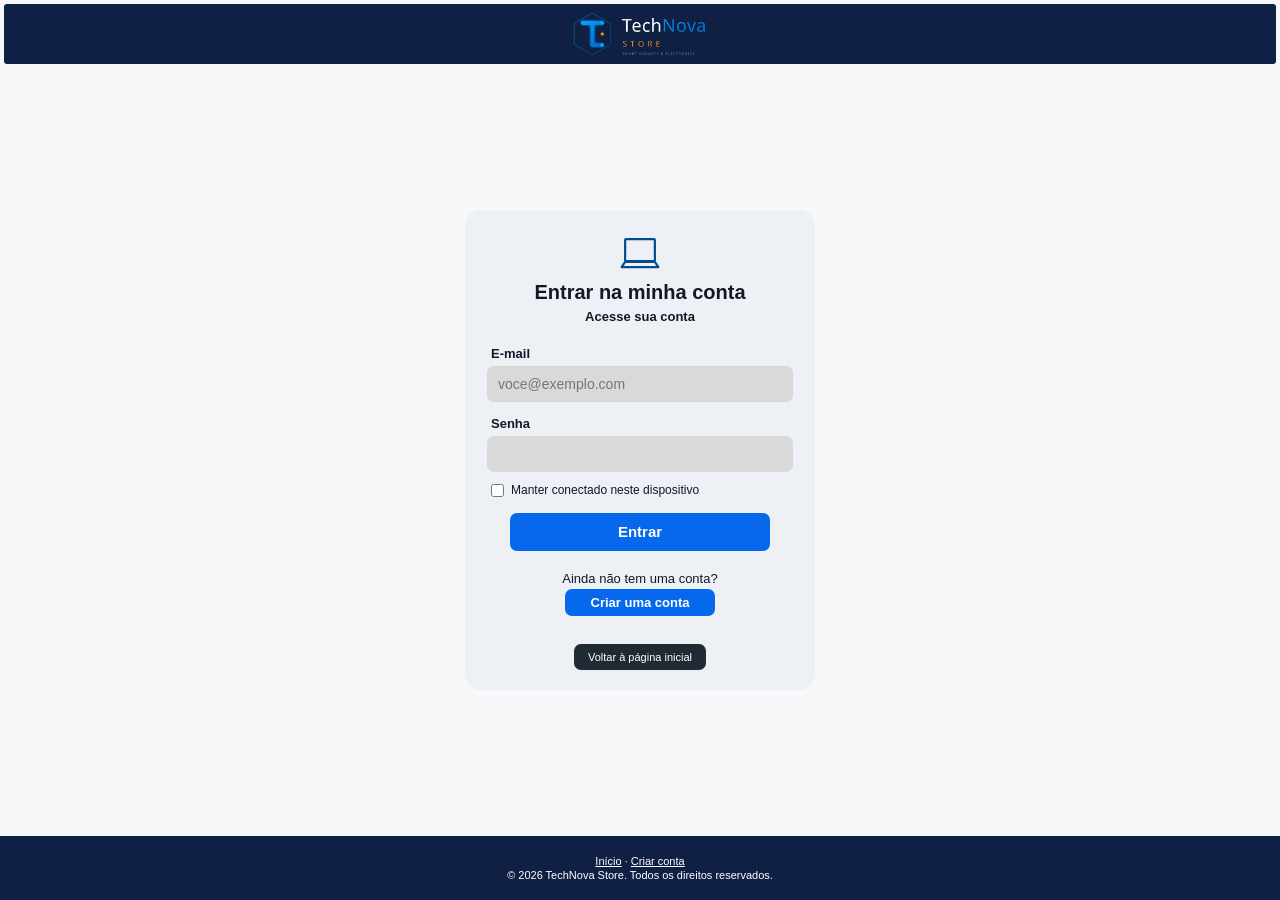
<file: Index.html>
<!DOCTYPE html>
<html lang="pt-BR">
<head>
    <meta charset="UTF-8">
    <meta name="viewport" content="width=device-width, initial-scale=1.0">
    <meta name="description" content="Entre na sua conta da TechNova Store.">
    <title>Entrar | TechNova Store</title>
    <link rel="stylesheet" href="Styles/auth.css">
</head>
<body class="auth-page">
    <header class="auth-header">
        <a href="homepage.html" aria-label="TechNova Store - página inicial">
            <img src="Images/technova-store-logo.png" alt="TechNova Store">
        </a>
    </header>

    <main class="auth-main">
        <section class="auth-card login-card" aria-labelledby="titulo-login">
            <svg class="login-icon" viewBox="0 0 48 40" aria-hidden="true">
                <rect x="7" y="3" width="34" height="25" rx="1" fill="none" stroke="currentColor" stroke-width="2.5"></rect>
                <path d="M3 35h42l-4-6H7l-4 6Z" fill="none" stroke="currentColor" stroke-width="2.5" stroke-linejoin="round"></path>
            </svg>
            <h1 id="titulo-login">Entrar na minha conta</h1>
            <p class="auth-subtitle">Acesse sua conta</p>
            <form id="form-login" action="#" method="post">
                <p id="mensagem-login" data-store-message aria-live="polite"></p>
                <div class="auth-field">
                    <label for="login-email">E-mail</label>
                    <input type="email" id="login-email" name="email" autocomplete="email"
                        placeholder="voce@exemplo.com" required>
                </div>
                <div class="auth-field">
                    <label for="login-senha">Senha</label>
                    <input type="password" id="login-senha" name="senha" autocomplete="current-password"
                        minlength="8" required>
                </div>
                <div class="remember-option">
                    <input type="checkbox" id="lembrar-login" name="lembrar-login">
                    <label for="lembrar-login">Manter conectado neste dispositivo</label>
                </div>
                <button class="auth-submit" type="submit">Entrar</button>
            </form>

            <div class="auth-switch">
                <p>Ainda não tem uma conta?</p>
                <a class="auth-secondary-button" href="cadastro.html">Criar uma conta</a>
            </div>
            <a class="home-button" href="homepage.html">Voltar à página inicial</a>
        </section>
    </main>

    <footer class="auth-footer">
        <p><a href="homepage.html">Início</a><span> · </span><a href="cadastro.html">Criar conta</a></p>
        <p>&copy; 2026 TechNova Store. Todos os direitos reservados.</p>
    </footer>
    <script src="Script/store.js" defer></script>
</body>
</html>
</file>
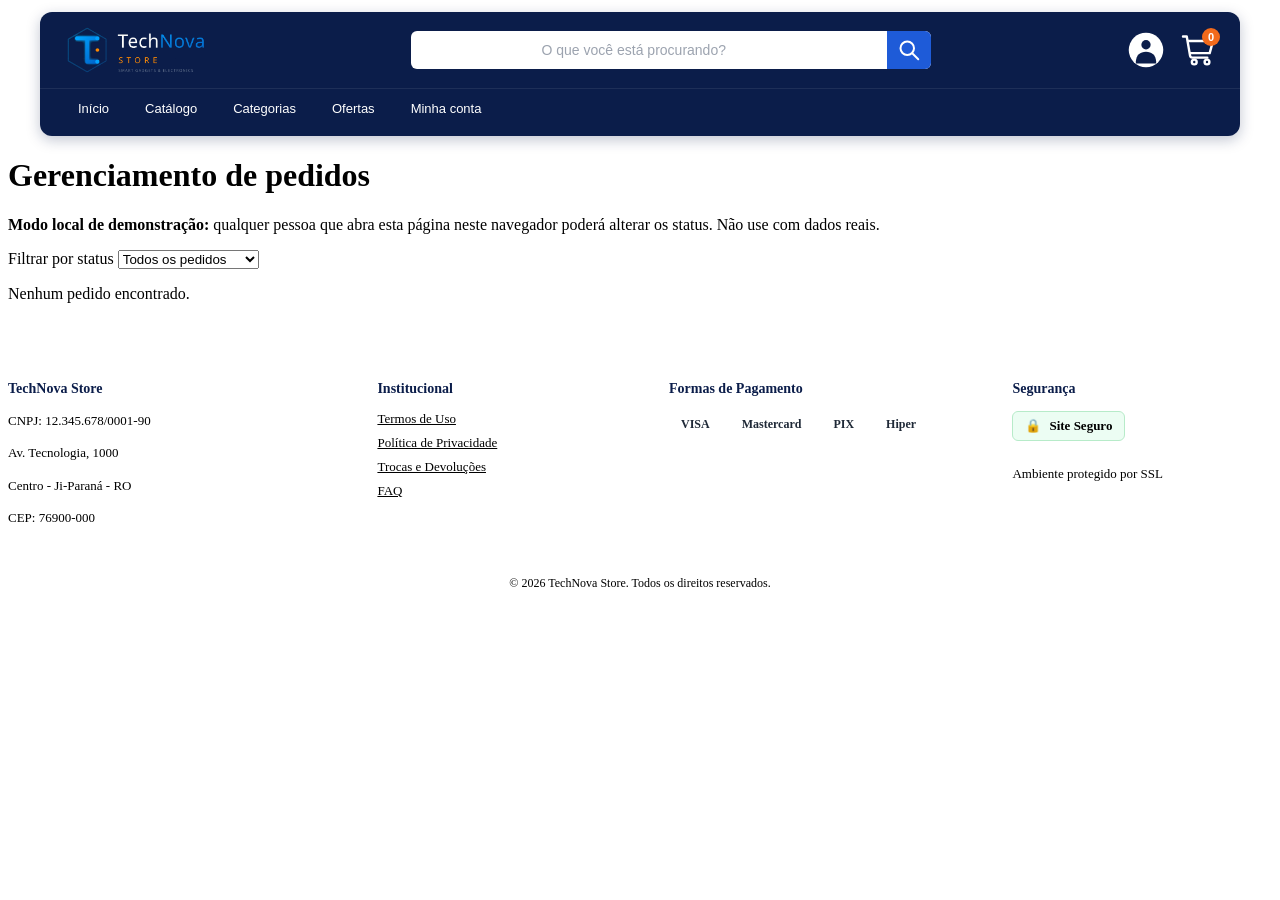
<file: admin.html>
<!doctype html>
<html lang="pt-BR">
<head>
  <meta charset="UTF-8">
  <meta name="viewport" content="width=device-width, initial-scale=1.0">
  <title>Gerenciar pedidos | TechNova Store</title>
  <link rel="stylesheet" href="Styles/header.css">
  <link rel="stylesheet" href="Styles/footer.css">
</head>
<body>
  <div id="header"></div>
  <main>
    <h1>Gerenciamento de pedidos</h1>
    <p><strong>Modo local de demonstração:</strong> qualquer pessoa que abra esta página neste navegador poderá alterar os status. Não use com dados reais.</p>
    <p id="mensagem-admin" data-store-message aria-live="polite"></p>
    <label for="filtro-status-pedido">Filtrar por status</label>
    <select id="filtro-status-pedido">
      <option value="">Todos os pedidos</option>
      <option>Pendente</option>
      <option>Confirmado</option>
      <option>Em preparação</option>
      <option>Pronto para retirada</option>
      <option>Concluído</option>
      <option>Cancelado</option>
    </select>
    <section id="lista-admin-pedidos" aria-live="polite"><p>Carregando pedidos…</p></section>
  </main>
  <div id="footer"></div>
  <script src="Components/components.js"></script>
  <script src="Script/store.js" defer></script>
</body>
</html>
</file>
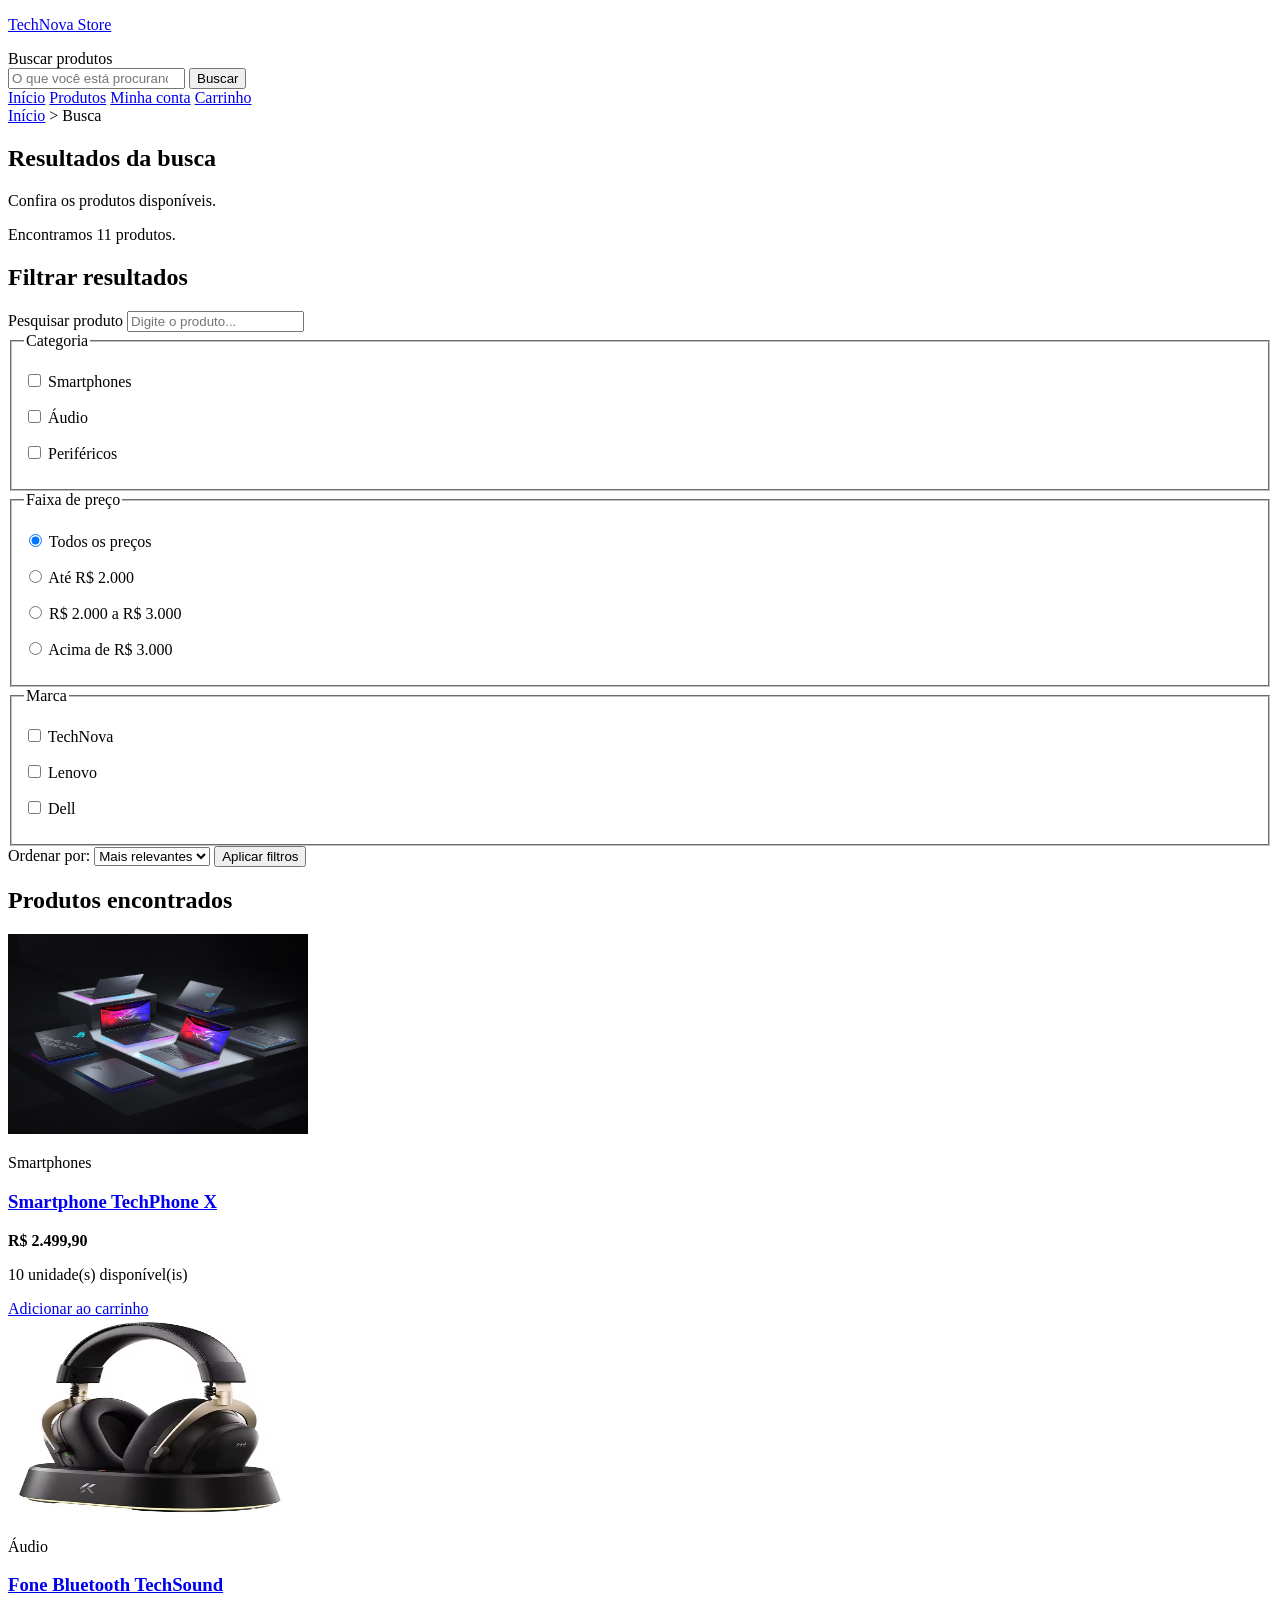
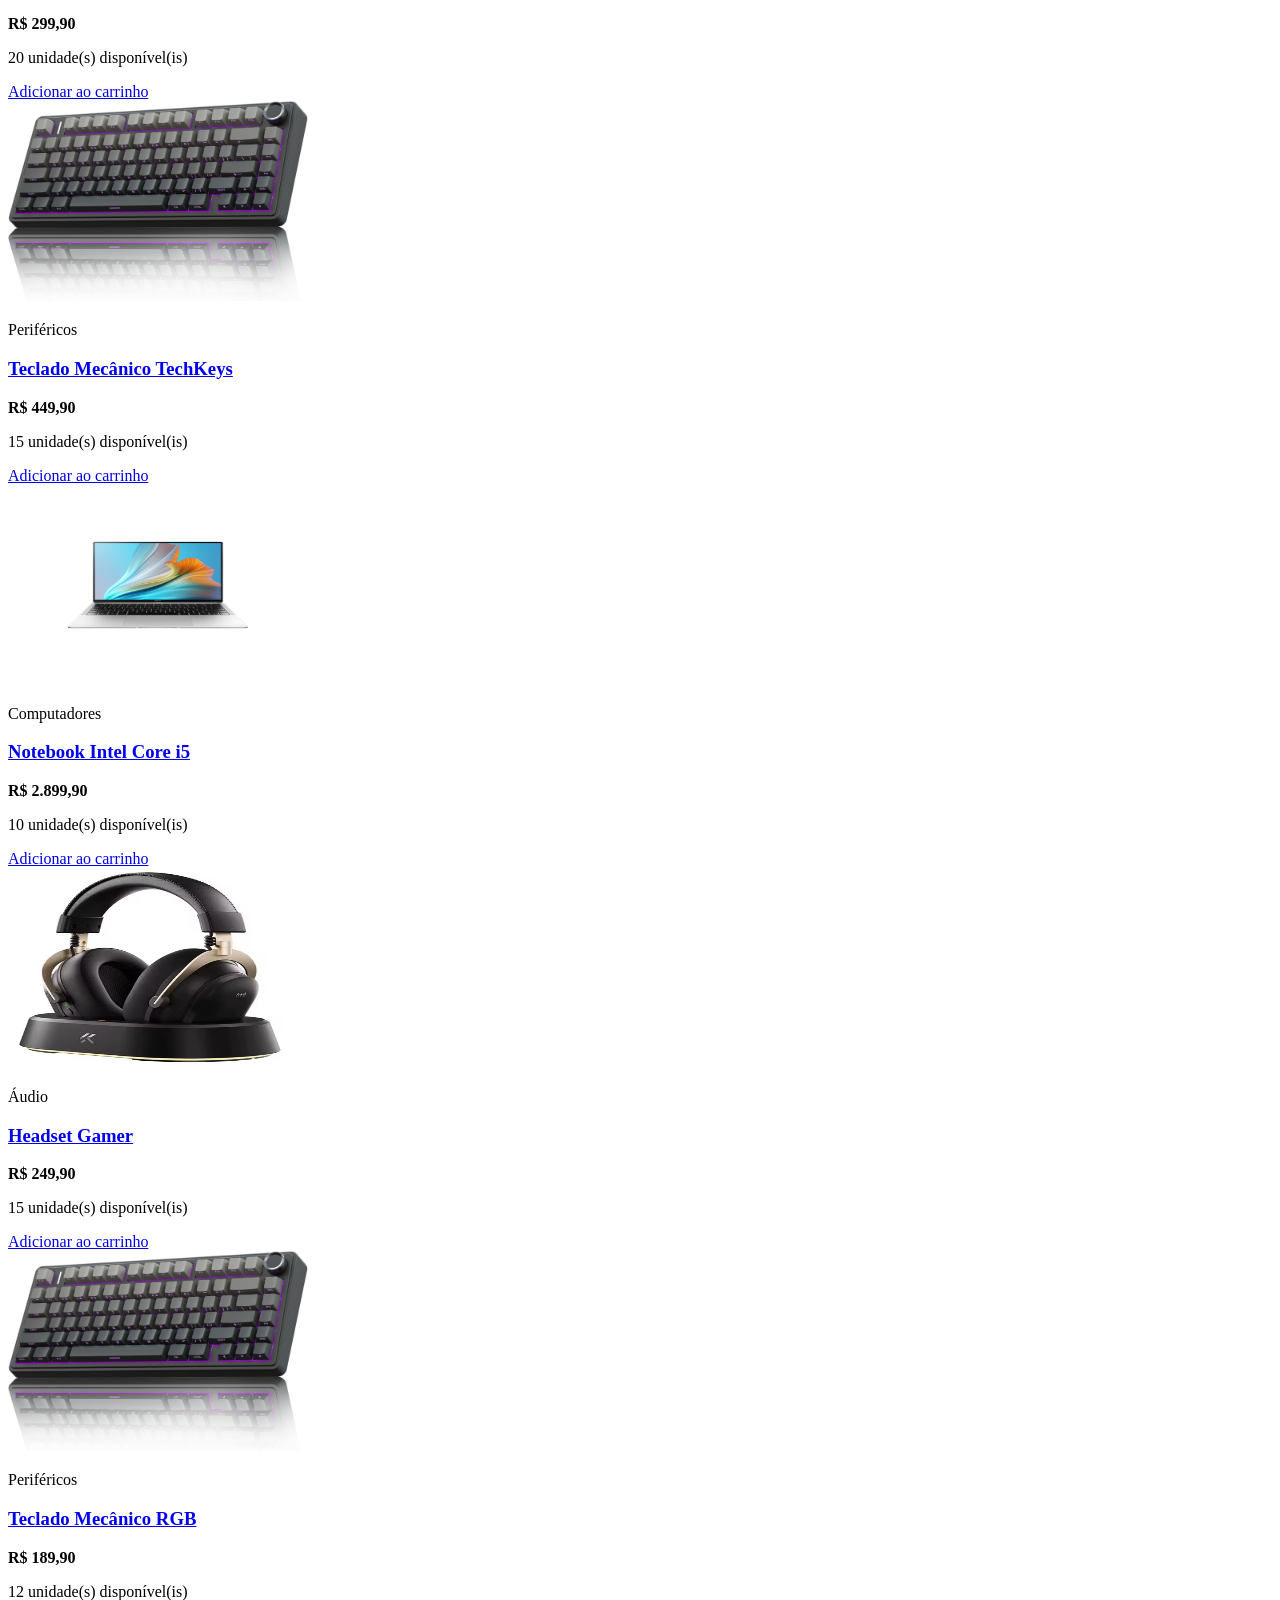
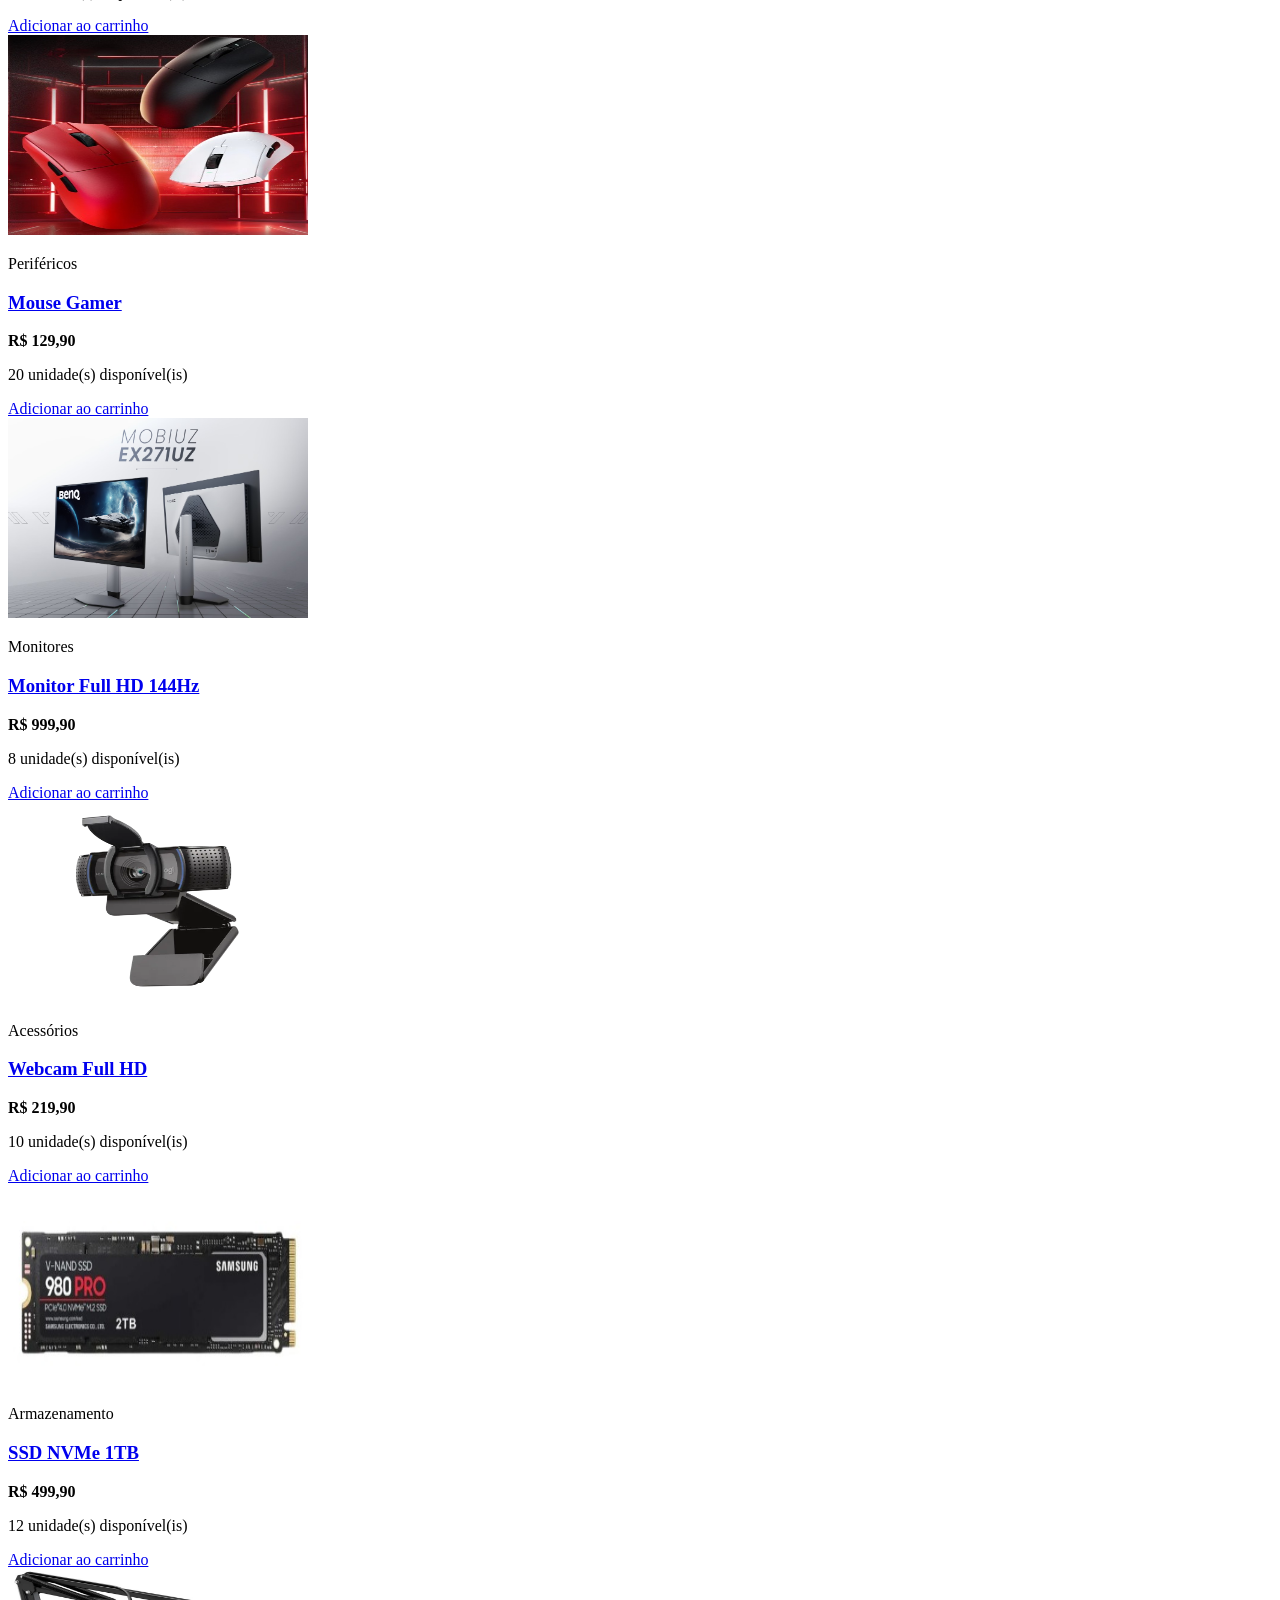
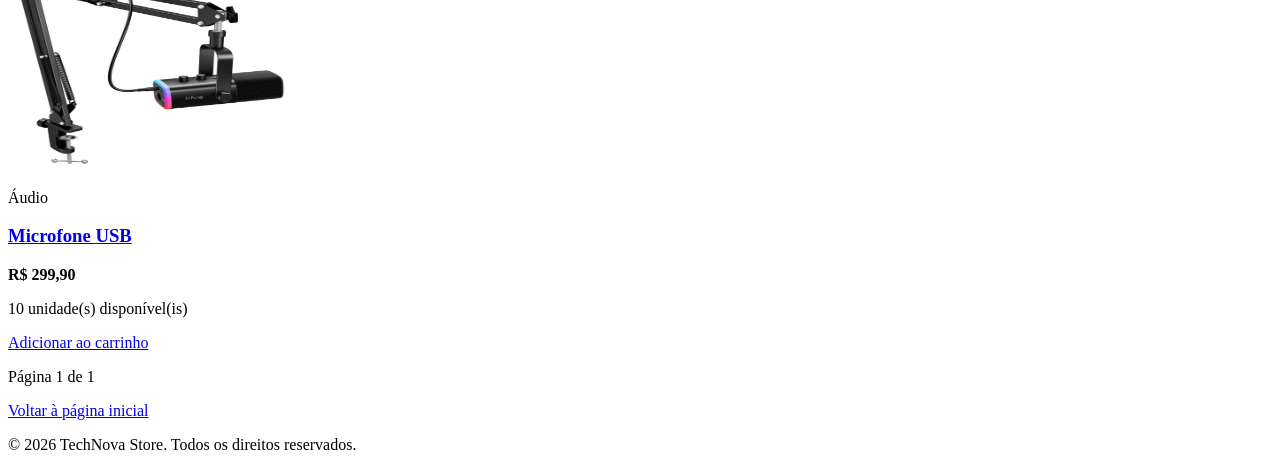
<file: busca.html>
<!doctype html>
<html lang="pt-BR">
  <head>
    <meta charset="UTF-8" />
    <meta name="viewport" content="width=device-width, initial-scale=1.0" />
    <meta
      name="description"
      content="Resultados de busca de produtos na TechNova Store."
    />
    <title>Resultados da busca | TechNova Store</title>
  </head>

  <body>
    <header>
      <p><a href="homepage.html">TechNova Store</a></p>

      <form action="busca.html" method="get" role="search">
        <label for="termo-busca">Buscar produtos</label><br />
        <input
          type="search"
          id="termo-busca"
          name="q"
          placeholder="O que você está procurando?"
        />
        <button type="submit">Buscar</button>
      </form>

      <nav aria-label="Navegação principal">
        <a href="homepage.html">Início</a>
        <a href="catalogo.html">Produtos</a>
        <a href="profile.html">Minha conta</a>
        <a href="carrinho.html">Carrinho</a>
      </nav>
    </header>

    <main>
      <nav aria-label="Caminho da página">
        <a href="homepage.html">Início</a> &gt; Busca
      </nav>

      <section aria-labelledby="titulo-resultados">
        <h1 id="titulo-resultados">Resultados da busca</h1>
        <p id="texto-busca"></p>
        <p id="quantidade-resultados"></p>
      </section>

      <section aria-labelledby="titulo-filtros">
        <h2 id="titulo-filtros">Filtrar resultados</h2>

        <form action="busca.html" method="get" id="form-filtros">
          <label for="pesquisa-filtro">Pesquisar produto</label>
          <input
            type="search"
            id="pesquisa-filtro"
            name="q"
            placeholder="Digite o produto..."
          />

          <fieldset>
            <legend>Categoria</legend>

            <p>
              <input
                type="checkbox"
                id="categoria-smartphones"
                name="categoria"
                value="Smartphones"
              />
              <label for="categoria-smartphones">Smartphones</label>
            </p>

            <p>
              <input
                type="checkbox"
                id="categoria-audio"
                name="categoria"
                value="Áudio"
              />
              <label for="categoria-audio">Áudio</label>
            </p>

            <p>
              <input
                type="checkbox"
                id="categoria-perifericos"
                name="categoria"
                value="Periféricos"
              />
              <label for="categoria-perifericos">Periféricos</label>
            </p>
          </fieldset>

          <fieldset>
            <legend>Faixa de preço</legend>

            <p>
              <input
                type="radio"
                id="preco-todos"
                name="preco"
                value=""
                checked
              />
              <label for="preco-todos">Todos os preços</label>
            </p>

            <p>
              <input
                type="radio"
                id="preco-ate-2000"
                name="preco"
                value="ate-2000"
              />
              <label for="preco-ate-2000">Até R$ 2.000</label>
            </p>

            <p>
              <input
                type="radio"
                id="preco-2000-3000"
                name="preco"
                value="2000-3000"
              />
              <label for="preco-2000-3000">R$ 2.000 a R$ 3.000</label>
            </p>

            <p>
              <input
                type="radio"
                id="preco-acima-3000"
                name="preco"
                value="acima-3000"
              />
              <label for="preco-acima-3000">Acima de R$ 3.000</label>
            </p>
          </fieldset>

          <fieldset>
            <legend>Marca</legend>

            <p>
              <input
                type="checkbox"
                id="marca-technova"
                name="marca"
                value="technova"
              />
              <label for="marca-technova">TechNova</label>
            </p>

            <p>
              <input
                type="checkbox"
                id="marca-lenovo"
                name="marca"
                value="lenovo"
              />
              <label for="marca-lenovo">Lenovo</label>
            </p>

            <p>
              <input
                type="checkbox"
                id="marca-dell"
                name="marca"
                value="dell"
              />
              <label for="marca-dell">Dell</label>
            </p>
          </fieldset>

          <label for="ordenacao">Ordenar por:</label>

          <select id="ordenacao" name="ordenacao">
            <option value="relevancia">Mais relevantes</option>
            <option value="menor-preco">Menor preço</option>
            <option value="maior-preco">Maior preço</option>
            <option value="mais-vendidos">Mais vendidos</option>
          </select>

          <button type="submit">Aplicar filtros</button>
        </form>
      </section>

      <section aria-labelledby="titulo-produtos">
        <h2 id="titulo-produtos">Produtos encontrados</h2>

        <div id="lista-resultados">
          <p>Carregando produtos...</p>
        </div>
      </section>

      <nav aria-label="Paginação dos resultados">
        <p id="paginacao">Página 1 de 1</p>
      </nav>
    </main>

    <footer>
      <p><a href="homepage.html">Voltar à página inicial</a></p>
      <p>&copy; 2026 TechNova Store. Todos os direitos reservados.</p>
    </footer>

    <script src="Script/store.js"></script>

    <script>
      const DB_KEY = "technovaStoreDb";

      // Produtos iniciais iguais aos cadastrados no store.js
      const produtosIniciais = [
        {
          id: "TN-SM-001",
          name: "Smartphone TechPhone X",
          category: "Smartphones",
          priceCents: 249990,
          image: "Images/computadores.png",
          description:
            "Smartphone com tela de alta qualidade e ótimo desempenho.",
          stock: 10,
        },
        {
          id: "TN-FN-002",
          name: "Fone Bluetooth TechSound",
          category: "Áudio",
          priceCents: 29990,
          image: "Images/headset_gamer.png",
          description: "Fone Bluetooth com conexão sem fio e som de qualidade.",
          stock: 20,
        },
        {
          id: "TN-TC-003",
          name: "Teclado Mecânico TechKeys",
          category: "Periféricos",
          priceCents: 44990,
          image: "Images/teclado.png",
          description: "Teclado mecânico ideal para digitação e jogos.",
          stock: 15,
        },
      ];

      // Recupera os produtos cadastrados no catálogo
      function carregarProdutos() {
        try {
          let banco = JSON.parse(localStorage.getItem(DB_KEY));

          if (!banco || !Array.isArray(banco.products)) {
            banco = {
              products: produtosIniciais,
              users: [],
              orders: [],
            };

            localStorage.setItem(DB_KEY, JSON.stringify(banco));
          }

          return banco.products;
        } catch (erro) {
          return produtosIniciais;
        }
      }

      const produtos = carregarProdutos();

      // Lê os parâmetros enviados pela URL
      const parametros = new URLSearchParams(window.location.search);

      const termo = parametros.get("q") || "";
      const categoriasSelecionadas = parametros.getAll("categoria");
      const marcasSelecionadas = parametros.getAll("marca");
      const faixaPreco = parametros.get("preco") || "";
      const ordenacao = parametros.get("ordenacao") || "relevancia";

      // Preenche os campos com os valores da pesquisa
      document.getElementById("termo-busca").value = termo;
      document.getElementById("pesquisa-filtro").value = termo;
      document.getElementById("ordenacao").value = ordenacao;

      categoriasSelecionadas.forEach(function (categoria) {
        const campo = document.querySelector(
          'input[name="categoria"][value="' + categoria + '"]',
        );

        if (campo) {
          campo.checked = true;
        }
      });

      marcasSelecionadas.forEach(function (marca) {
        const campo = document.querySelector(
          'input[name="marca"][value="' + marca + '"]',
        );

        if (campo) {
          campo.checked = true;
        }
      });

      const campoPreco = document.querySelector(
        'input[name="preco"][value="' + faixaPreco + '"]',
      );

      if (campoPreco) {
        campoPreco.checked = true;
      }

      // Normaliza os textos para facilitar a pesquisa
      function normalizar(texto) {
        return String(texto)
          .normalize("NFD")
          .replace(/[\u0300-\u036f]/g, "")
          .toLowerCase()
          .trim();
      }

      // Atualiza o texto da pesquisa
      document.getElementById("texto-busca").textContent = termo
        ? 'Resultados para "' + termo + '"'
        : "Confira os produtos disponíveis.";

      // Filtra os produtos
      let resultados = produtos.filter(function (produto) {
        const nome = normalizar(produto.name);
        const categoria = normalizar(produto.category);
        const pesquisa = normalizar(termo);

        const termoEncontrado = pesquisa
          .split(/\s+/)
          .filter(Boolean)
          .every(function (palavra) {
            return nome.includes(palavra) || categoria.includes(palavra);
          });

        const categoriaEncontrada =
          categoriasSelecionadas.length === 0 ||
          categoriasSelecionadas.some(function (categoriaSelecionada) {
            return produto.category === categoriaSelecionada;
          });

        const marcaProduto = normalizar(produto.brand || "technova");

        const marcaEncontrada =
          marcasSelecionadas.length === 0 ||
          marcasSelecionadas.some(function (marca) {
            return marcaProduto === normalizar(marca);
          });

        let precoEncontrado = true;

        if (faixaPreco === "ate-2000") {
          precoEncontrado = produto.priceCents <= 200000;
        } else if (faixaPreco === "2000-3000") {
          precoEncontrado =
            produto.priceCents >= 200000 && produto.priceCents <= 300000;
        } else if (faixaPreco === "acima-3000") {
          precoEncontrado = produto.priceCents > 300000;
        }

        return (
          termoEncontrado &&
          categoriaEncontrada &&
          marcaEncontrada &&
          precoEncontrado
        );
      });

      // Ordena os resultados
      if (ordenacao === "menor-preco") {
        resultados.sort(function (a, b) {
          return a.priceCents - b.priceCents;
        });
      } else if (ordenacao === "maior-preco") {
        resultados.sort(function (a, b) {
          return b.priceCents - a.priceCents;
        });
      } else if (ordenacao === "mais-vendidos") {
        resultados.sort(function (a, b) {
          return (b.soldCount || 0) - (a.soldCount || 0);
        });
      }

      // Atualiza a quantidade encontrada
      document.getElementById("quantidade-resultados").textContent =
        "Encontramos " +
        resultados.length +
        (resultados.length === 1 ? " produto." : " produtos.");

      // Exibe os produtos
      const lista = document.getElementById("lista-resultados");

      lista.innerHTML = "";

      if (resultados.length === 0) {
        lista.innerHTML = `
                <p>Nenhum produto encontrado.</p>
                <p>Tente pesquisar por outro nome ou remover alguns filtros.</p>
            `;
      } else {
        resultados.forEach(function (produto) {
          const artigo = document.createElement("article");

          const preco = (produto.priceCents / 100).toLocaleString("pt-BR", {
            minimumFractionDigits: 2,
            style: "currency",
            currency: "BRL",
          });

          artigo.innerHTML = `
                    <img
                        src="${produto.image}"
                        alt="${produto.name}"
                        width="300"
                        height="200"
                    >

                    <p>${produto.category}</p>

                    <h3>
                        <a href="detalhes.html?id=${encodeURIComponent(produto.id)}">
                            ${produto.name}
                        </a>
                    </h3>

                    <p><strong>${preco}</strong></p>

                    <p>${produto.stock} unidade(s) disponível(is)</p>

                    <a href="carrinho.html">Adicionar ao carrinho</a>
                `;

          lista.appendChild(artigo);
        });
      }
    </script>
  </body>
</html>
</file>
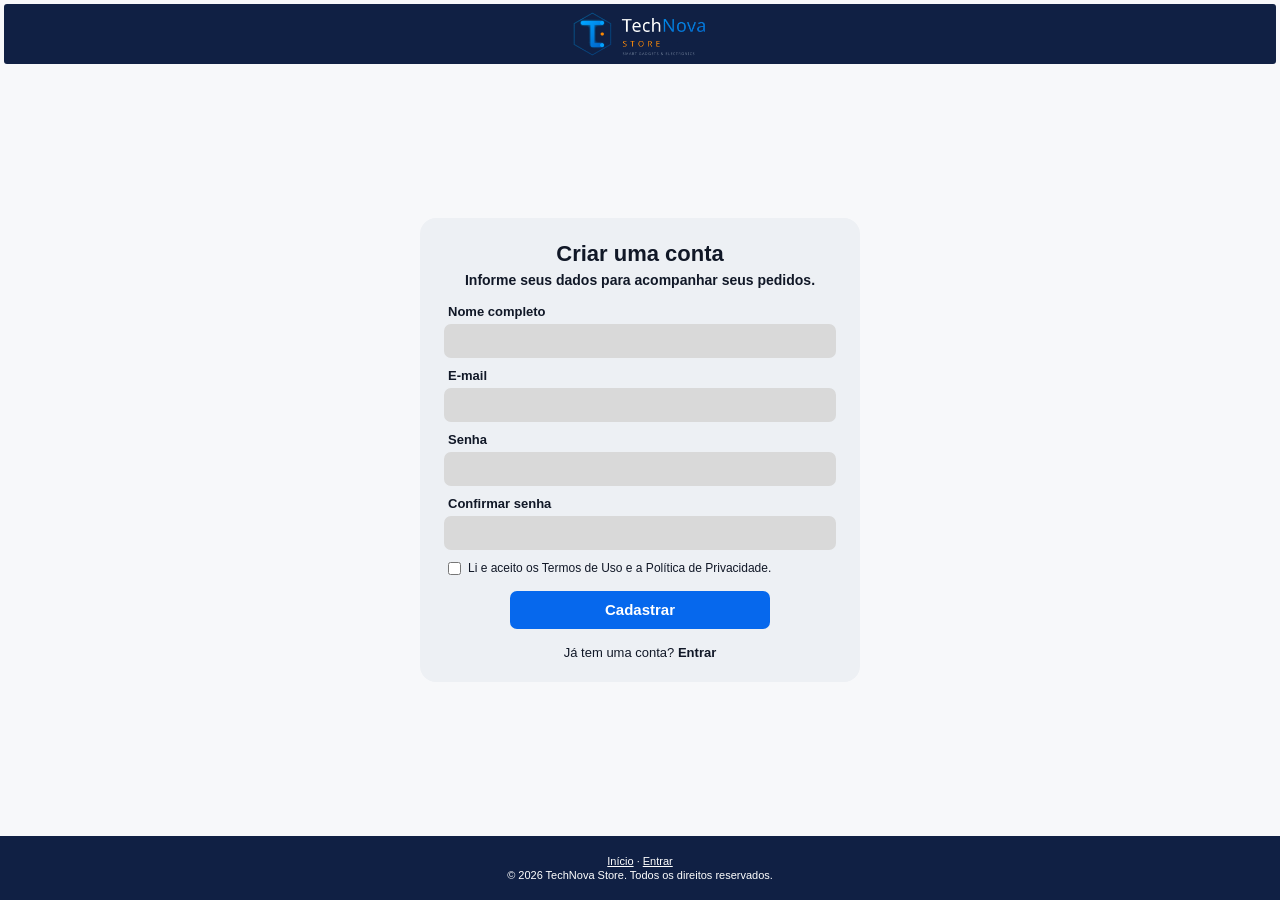
<file: cadastro.html>
<!doctype html>
<html lang="pt-BR">
<head>
  <meta charset="UTF-8">
  <meta name="viewport" content="width=device-width, initial-scale=1.0">
  <meta name="description" content="Crie sua conta TechNova Store.">
  <title>Criar conta | TechNova Store</title>
  <link rel="stylesheet" href="Styles/auth.css">
</head>
<body class="auth-page">
  <header class="auth-header">
    <a href="homepage.html" aria-label="TechNova Store - página inicial">
      <img src="Images/technova-store-logo.png" alt="TechNova Store">
    </a>
  </header>
  <main class="auth-main">
    <section class="auth-card registration-card" aria-labelledby="titulo-cadastro">
      <h1 id="titulo-cadastro">Criar uma conta</h1>
      <p class="auth-subtitle">Informe seus dados para acompanhar seus pedidos.</p>
      <form id="form-cadastro" action="#" method="post">
        <p id="mensagem-cadastro" data-store-message aria-live="polite"></p>
        <div class="auth-field">
          <label for="cadastro-nome">Nome completo</label>
          <input type="text" id="cadastro-nome" name="nome" autocomplete="name" maxlength="120" required>
        </div>
        <div class="auth-field">
          <label for="cadastro-email">E-mail</label>
          <input type="email" id="cadastro-email" name="email" autocomplete="email" maxlength="254" required>
        </div>
        <div class="auth-field">
          <label for="cadastro-senha">Senha</label>
          <input type="password" id="cadastro-senha" name="senha" autocomplete="new-password" minlength="8" maxlength="256" required>
        </div>
        <div class="auth-field">
          <label for="cadastro-confirma-senha">Confirmar senha</label>
          <input type="password" id="cadastro-confirma-senha" name="confirma-senha" autocomplete="new-password" minlength="8" maxlength="256" required>
        </div>
        <div class="terms-option">
          <input type="checkbox" id="aceite-privacidade" name="aceite-privacidade" required>
          <label for="aceite-privacidade">Li e aceito os Termos de Uso e a Política de Privacidade.</label>
        </div>
        <button class="auth-submit" type="submit">Cadastrar</button>
      </form>
      <p class="auth-switch registration-switch">Já tem uma conta? <a href="Index.html">Entrar</a></p>
    </section>
  </main>
  <footer class="auth-footer">
    <p><a href="homepage.html">Início</a><span> · </span><a href="Index.html">Entrar</a></p>
    <p>&copy; 2026 TechNova Store. Todos os direitos reservados.</p>
  </footer>
  <script>
    const passwordField = document.getElementById("cadastro-senha");
    const confirmField = document.getElementById("cadastro-confirma-senha");
    function validatePasswordMatch() {
      confirmField.setCustomValidity(confirmField.value === passwordField.value ? "" : "As senhas devem ser iguais.");
    }
    passwordField.addEventListener("input", validatePasswordMatch);
    confirmField.addEventListener("input", validatePasswordMatch);
  </script>
  <script src="Script/store.js" defer></script>
</body>
</html>
</file>
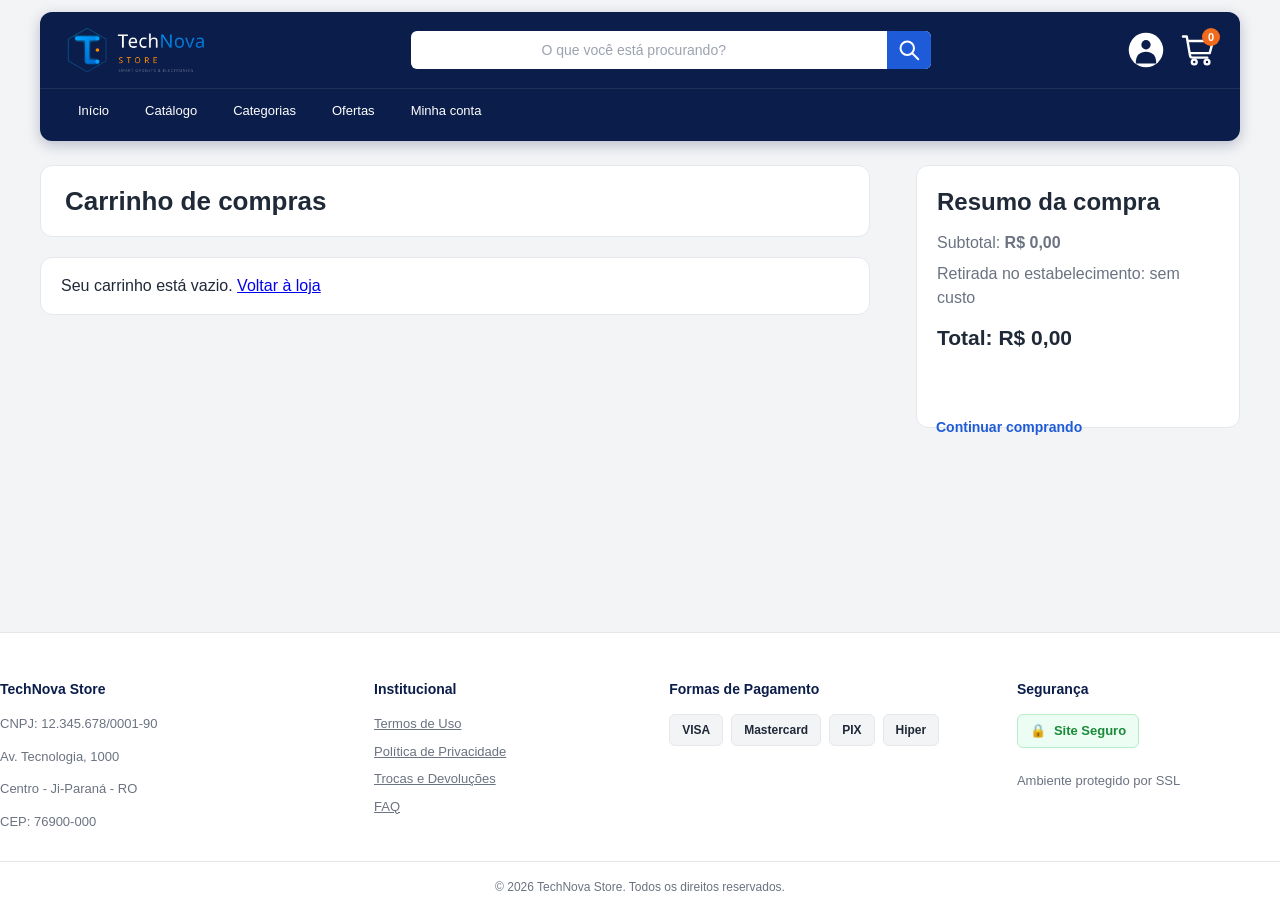
<file: carrinho.html>
<!doctype html>
<html lang="pt-BR">
<head>
  <meta charset="UTF-8">
  <meta name="viewport" content="width=device-width, initial-scale=1.0">
  <title>Carrinho | TechNova Store</title>
  <link rel="stylesheet" href="Styles/header.css">
  <link rel="stylesheet" href="Styles/footer.css">
  <link rel="stylesheet" href="Styles/carrinho.css">
</head>
<body>
  <div id="header"></div>
  <main>
    <h1>Carrinho de compras</h1>
    <p id="mensagem-carrinho" data-store-message aria-live="polite"></p>
    <table>
      <thead>
        <tr><th scope="col">Imagem</th><th scope="col">Produto</th><th scope="col">Preço unitário</th><th scope="col">Quantidade</th><th scope="col">Subtotal</th><th scope="col">Ação</th></tr>
      </thead>
      <tbody id="itens-carrinho"><tr><td colspan="6">Carregando carrinho…</td></tr></tbody>
    </table>
    <section aria-labelledby="resumo-titulo">
      <h2 id="resumo-titulo">Resumo da compra</h2>
      <p>Subtotal: <strong id="subtotal">R$ 0,00</strong></p>
      <p>Retirada no estabelecimento: sem custo</p>
      <h3>Total: <strong id="total">R$ 0,00</strong></h3>
    </section>
    <p><a href="checkoutpagamento.html" id="finalizar-compra" hidden>Continuar para finalização</a></p>
    <p><a href="catalogo.html">Continuar comprando</a></p>
  </main>
  <div id="footer"></div>
  <script src="Components/components.js"></script>
  <script src="Script/store.js" defer></script>
</body>
</html>
</file>
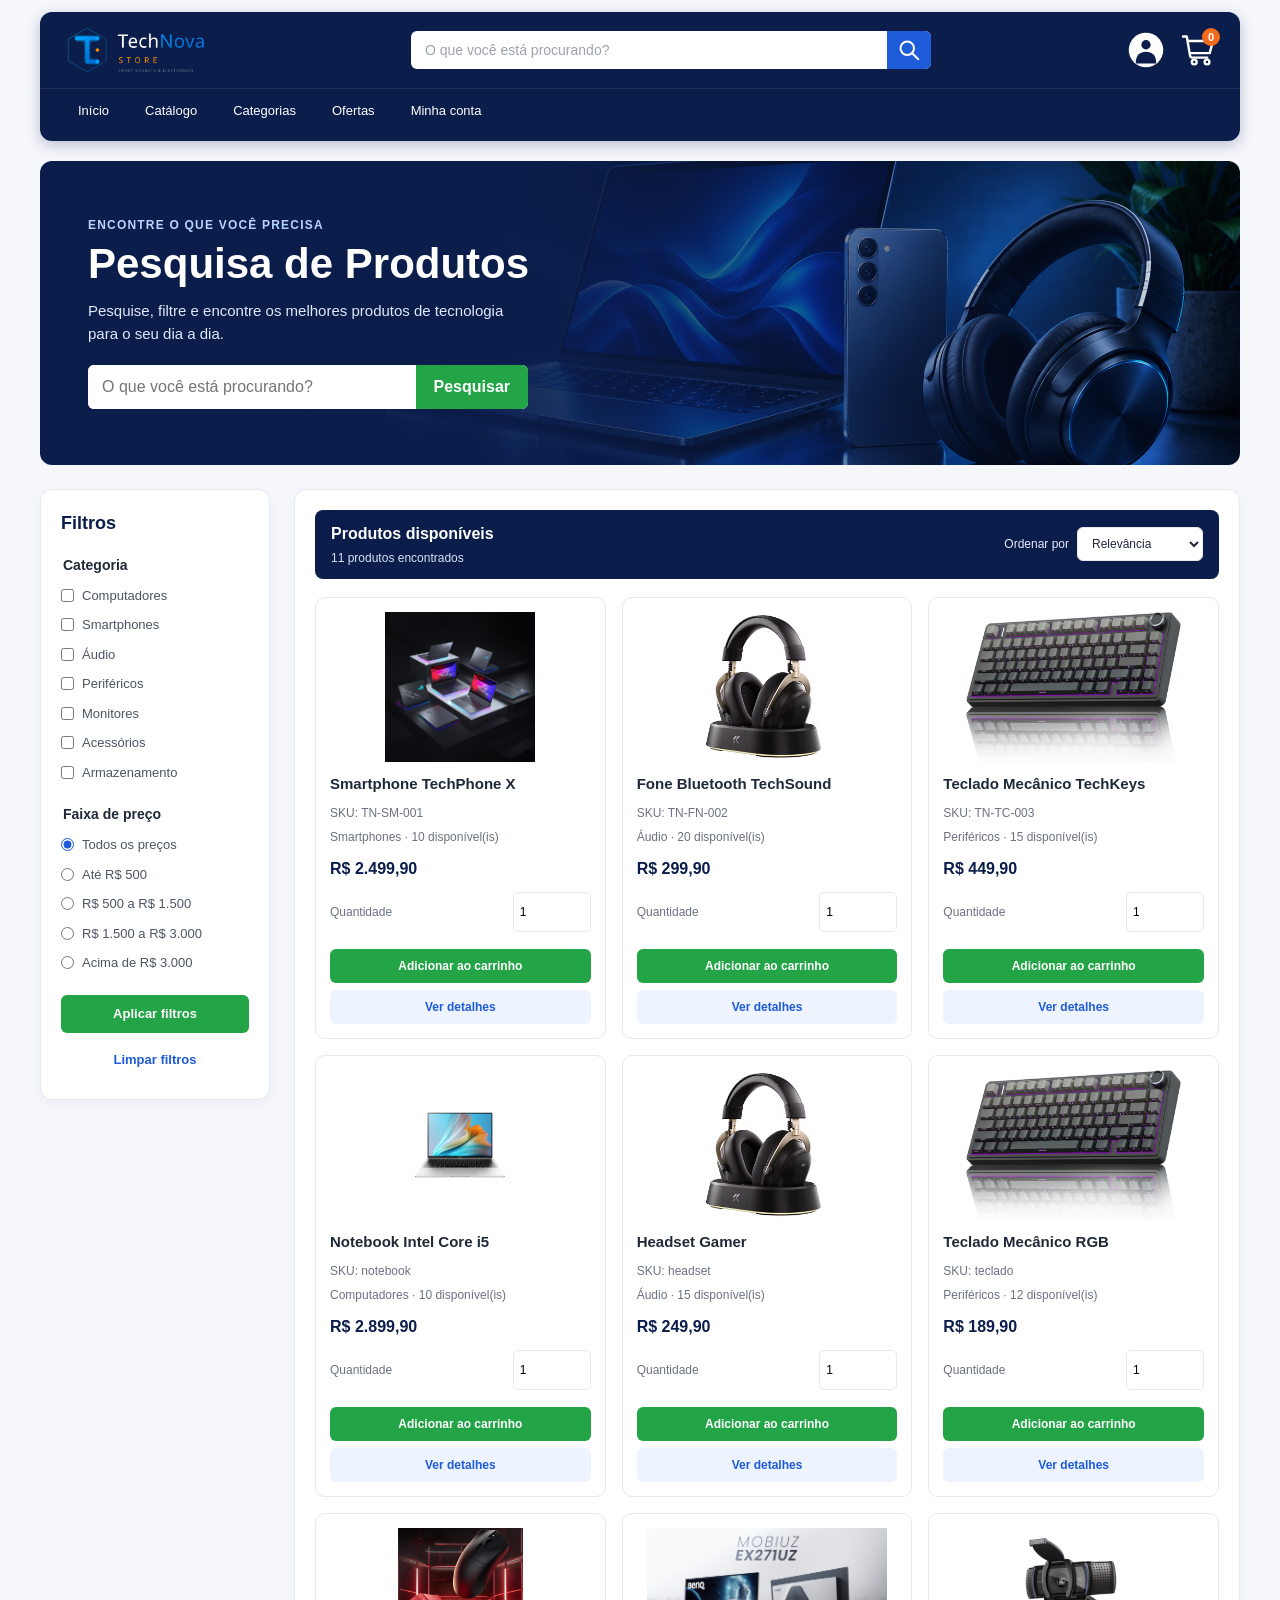
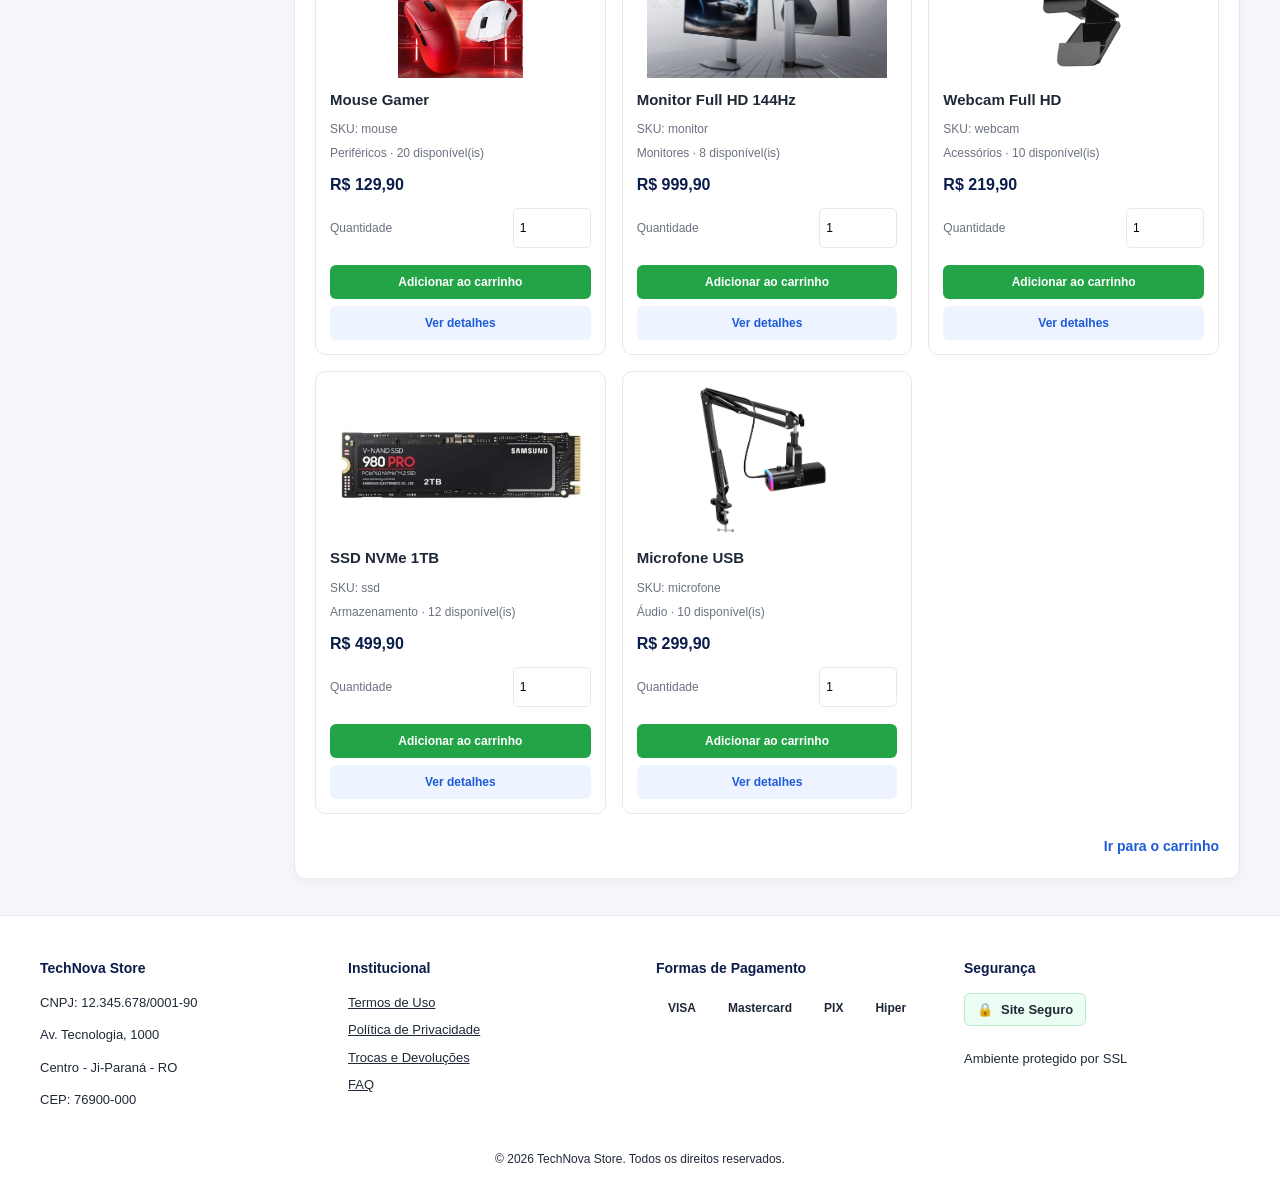
<file: catalogo.html>
<!doctype html>
<html lang="pt-BR">
  <head>
    <meta charset="UTF-8" />
    <meta name="viewport" content="width=device-width, initial-scale=1.0" />
    <meta
      name="description"
      content="Pesquise e encontre computadores, periféricos e acessórios na TechNova Store."
    />
    <title>Catálogo de produtos | TechNova Store</title>

    <link rel="stylesheet" href="Styles/header.css" />
    <link rel="stylesheet" href="Styles/footer.css" />
    <link rel="stylesheet" href="Styles/catalogo.css" />
  </head>

  <body>
    <div id="header"></div>

    <main class="catalogo">
      <section class="catalogo-banner" aria-labelledby="titulo-catalogo">
        <div class="catalogo-banner-content">
          <p class="catalogo-eyebrow">Encontre o que você precisa</p>
          <h1 id="titulo-catalogo">Pesquisa de Produtos</h1>
          <p>
            Pesquise, filtre e encontre os melhores produtos de tecnologia para
            o seu dia a dia.
          </p>

          <form
            class="catalogo-busca"
            action="catalogo.html"
            method="get"
            role="search"
          >
            <label class="visually-hidden" for="pesquisa">
              Pesquisar produtos
            </label>
            <input
              type="search"
              id="pesquisa"
              name="q"
              placeholder="O que você está procurando?"
            />
            <button type="submit">Pesquisar</button>
          </form>
        </div>
      </section>

      <div class="catalogo-layout">
        <aside class="catalogo-filtros" aria-labelledby="titulo-filtros">
          <h2 id="titulo-filtros">Filtros</h2>

          <form id="filtros-catalogo">
            <fieldset>
              <legend>Categoria</legend>
              <label><input type="checkbox" name="categoria" value="Computadores" /> Computadores</label>
              <label><input type="checkbox" name="categoria" value="Smartphones" /> Smartphones</label>
              <label><input type="checkbox" name="categoria" value="Áudio" /> Áudio</label>
              <label><input type="checkbox" name="categoria" value="Periféricos" /> Periféricos</label>
              <label><input type="checkbox" name="categoria" value="Monitores" /> Monitores</label>
              <label><input type="checkbox" name="categoria" value="Acessórios" /> Acessórios</label>
              <label><input type="checkbox" name="categoria" value="Armazenamento" /> Armazenamento</label>
            </fieldset>

            <fieldset>
              <legend>Faixa de preço</legend>
              <label><input type="radio" name="preco" value="" checked /> Todos os preços</label>
              <label><input type="radio" name="preco" value="ate-500" /> Até R$ 500</label>
              <label><input type="radio" name="preco" value="500-1500" /> R$ 500 a R$ 1.500</label>
              <label><input type="radio" name="preco" value="1500-3000" /> R$ 1.500 a R$ 3.000</label>
              <label><input type="radio" name="preco" value="acima-3000" /> Acima de R$ 3.000</label>
            </fieldset>

            <div class="catalogo-filtro-acoes">
              <button type="submit" class="catalogo-aplicar">Aplicar filtros</button>
              <button type="reset" class="catalogo-limpar">Limpar filtros</button>
            </div>
          </form>
        </aside>

        <section class="catalogo-resultados" aria-labelledby="titulo-resultados">
          <div class="catalogo-resultados-cabecalho">
            <div>
              <h2 id="titulo-resultados">Produtos disponíveis</h2>
              <p id="contagem-produtos" aria-live="polite">Carregando produtos…</p>
            </div>

            <label class="catalogo-ordenacao" for="ordenacao">
              Ordenar por
              <select id="ordenacao">
                <option value="">Relevância</option>
                <option value="menor">Menor preço</option>
                <option value="maior">Maior preço</option>
                <option value="nome">Nome</option>
              </select>
            </label>
          </div>

          <p id="mensagem-produto" data-store-message aria-live="polite"></p>

          <div id="lista-produtos" class="catalogo-grade">
            <p>Carregando produtos…</p>
          </div>

          <p class="catalogo-carrinho">
            <a href="carrinho.html">Ir para o carrinho</a>
          </p>
        </section>
      </div>
    </main>

    <div id="footer"></div>

    <script src="Components/components.js"></script>
    <script src="Script/store.js" defer></script>
  </body>
</html>
</file>
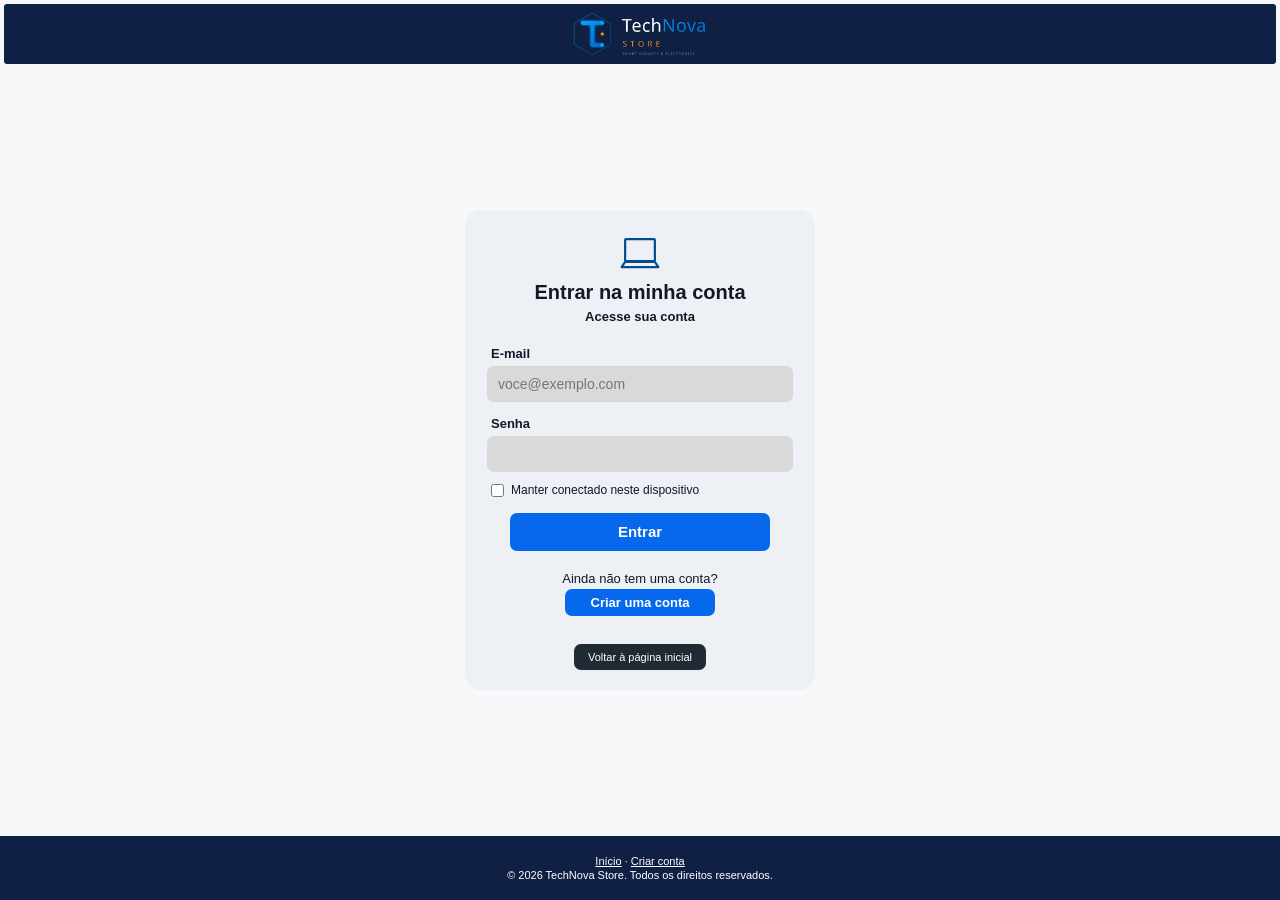
<file: checkoutpagamento.html>
<!doctype html>
<html lang="pt-BR">
<head>
  <meta charset="UTF-8">
  <meta name="viewport" content="width=device-width, initial-scale=1.0">
  <meta name="description" content="Revise seu pedido e informe os dados de entrega e pagamento.">
  <title>Finalizar compra | TechNova Store</title>
  <link rel="stylesheet" href="Styles/header.css">
  <link rel="stylesheet" href="Styles/footer.css">
  <link rel="stylesheet" href="Styles/checkout.css">
</head>
<body class="checkout-page">
  <div id="header"></div>
  <main class="checkout-main">
    <div class="checkout-heading">
      <p class="breadcrumb"><a href="carrinho.html">Carrinho</a> / Checkout</p>
      <h1>Finalizar compra</h1>
      <p>Confira seus dados, escolha a forma de pagamento e conclua seu pedido de forma segura.</p>
    </div>

    <p id="mensagem-checkout" class="store-message" data-store-message aria-live="polite"></p>

    <form id="checkout-form" class="checkout-layout">
      <div class="checkout-details">
        <section class="checkout-card" aria-labelledby="entrega-titulo">
          <h2 id="entrega-titulo"><span class="step-number">1</span> Dados de entrega</h2>
          <div class="form-grid">
            <div class="form-field">
              <label for="entrega-nome">Nome completo</label>
              <input id="entrega-nome" name="name" autocomplete="name" required minlength="2">
            </div>
            <div class="form-field">
              <label for="entrega-telefone">Telefone</label>
              <input id="entrega-telefone" name="phone" type="tel" autocomplete="tel" placeholder="(00) 00000-0000" required>
            </div>
            <div class="form-field form-field-wide">
              <label for="entrega-endereco">Endereço</label>
              <input id="entrega-endereco" name="street" autocomplete="street-address" placeholder="Rua, número e complemento" required>
            </div>
            <div class="form-field">
              <label for="entrega-bairro">Bairro</label>
              <input id="entrega-bairro" name="neighborhood" required>
            </div>
            <div class="form-field">
              <label for="entrega-cidade">Cidade</label>
              <input id="entrega-cidade" name="city" autocomplete="address-level2" required>
            </div>
            <div class="form-field">
              <label for="entrega-estado">Estado</label>
              <input id="entrega-estado" name="state" autocomplete="address-level1" maxlength="2" placeholder="UF" required>
            </div>
            <div class="form-field">
              <label for="entrega-cep">CEP</label>
              <input id="entrega-cep" name="postalCode" autocomplete="postal-code" inputmode="numeric" placeholder="00000-000" maxlength="9" required>
            </div>
          </div>
        </section>

        <section class="checkout-card" aria-labelledby="pagamento-titulo">
          <h2 id="pagamento-titulo"><span class="step-number">2</span> Forma de pagamento</h2>
          <fieldset class="payment-options">
            <legend class="visually-hidden">Escolha como deseja pagar</legend>
            <label class="payment-option">
              <input type="radio" name="payment" value="cartao" checked>
              <span><strong>Cartão de crédito</strong><small>Pagamento simulado</small></span>
            </label>
            <label class="payment-option">
              <input type="radio" name="payment" value="pix">
              <span><strong>Pix</strong><small>Pagamento simulado</small></span>
            </label>
            <label class="payment-option">
              <input type="radio" name="payment" value="boleto">
              <span><strong>Boleto bancário</strong><small>Vencimento em 3 dias úteis</small></span>
            </label>
          </fieldset>

          <div class="payment-details" data-payment-details="cartao">
            <div class="form-grid">
              <div class="form-field form-field-wide">
                <label for="cartao-titular">Nome no cartão</label>
                <input id="cartao-titular" name="cardholder" autocomplete="cc-name" placeholder="Nome do titular">
              </div>
              <div class="form-field form-field-wide">
                <label for="cartao-numero">Número do cartão</label>
                <input id="cartao-numero" name="cardNumber" inputmode="numeric" autocomplete="cc-number" placeholder="0000 0000 0000 0000" maxlength="19">
              </div>
              <div class="form-field">
                <label for="cartao-validade">Validade</label>
                <input id="cartao-validade" name="cardExpiry" autocomplete="cc-exp" placeholder="MM/AA" maxlength="5">
              </div>
              <div class="form-field">
                <label for="cartao-cvv">CVV</label>
                <input id="cartao-cvv" name="cardCvv" inputmode="numeric" autocomplete="cc-csc" placeholder="123" maxlength="4">
              </div>
            </div>
            <p class="simulation-note">Ambiente de demonstração: nenhum pagamento será processado e os dados do cartão não serão armazenados.</p>
          </div>
          <div class="payment-details payment-notice" data-payment-details="pix" hidden>
            O pedido será registrado como pagamento via Pix. Nenhuma cobrança será realizada neste ambiente de demonstração.
          </div>
          <div class="payment-details payment-notice" data-payment-details="boleto" hidden>
            O pedido será registrado como pagamento via boleto. Nenhuma cobrança será realizada neste ambiente de demonstração.
          </div>
        </section>

        <section class="checkout-card review-card" aria-labelledby="revisao-titulo">
          <h2 id="revisao-titulo"><span class="step-number">3</span> Revisar pedido</h2>
          <p>Ao finalizar, você confirma os dados de entrega e a forma de pagamento escolhida.</p>
          <button class="checkout-submit" type="submit" id="confirmar-pedido">Finalizar compra</button>
          <a class="back-to-cart" href="carrinho.html">Voltar ao carrinho</a>
        </section>
      </div>

      <aside class="order-summary checkout-card" aria-labelledby="resumo-titulo">
        <h2 id="resumo-titulo">Resumo do pedido</h2>
        <ul id="resumo-checkout" class="order-items"><li>Carregando itens…</li></ul>
        <dl class="summary-totals">
          <div><dt>Subtotal</dt><dd id="subtotal-checkout">R$ 0,00</dd></div>
          <div><dt>Entrega</dt><dd>Grátis</dd></div>
          <div class="summary-total"><dt>Total</dt><dd id="total-checkout">R$ 0,00</dd></div>
        </dl>
        <div class="delivery-estimate">
          <strong>Previsão de entrega</strong>
          <p>De 5 a 8 dias úteis após a confirmação do pedido.</p>
        </div>
      </aside>
    </form>
  </main>
  <div id="footer"></div>
  <script src="Components/components.js"></script>
  <script src="Script/store.js" defer></script>
</body>
</html>
</file>
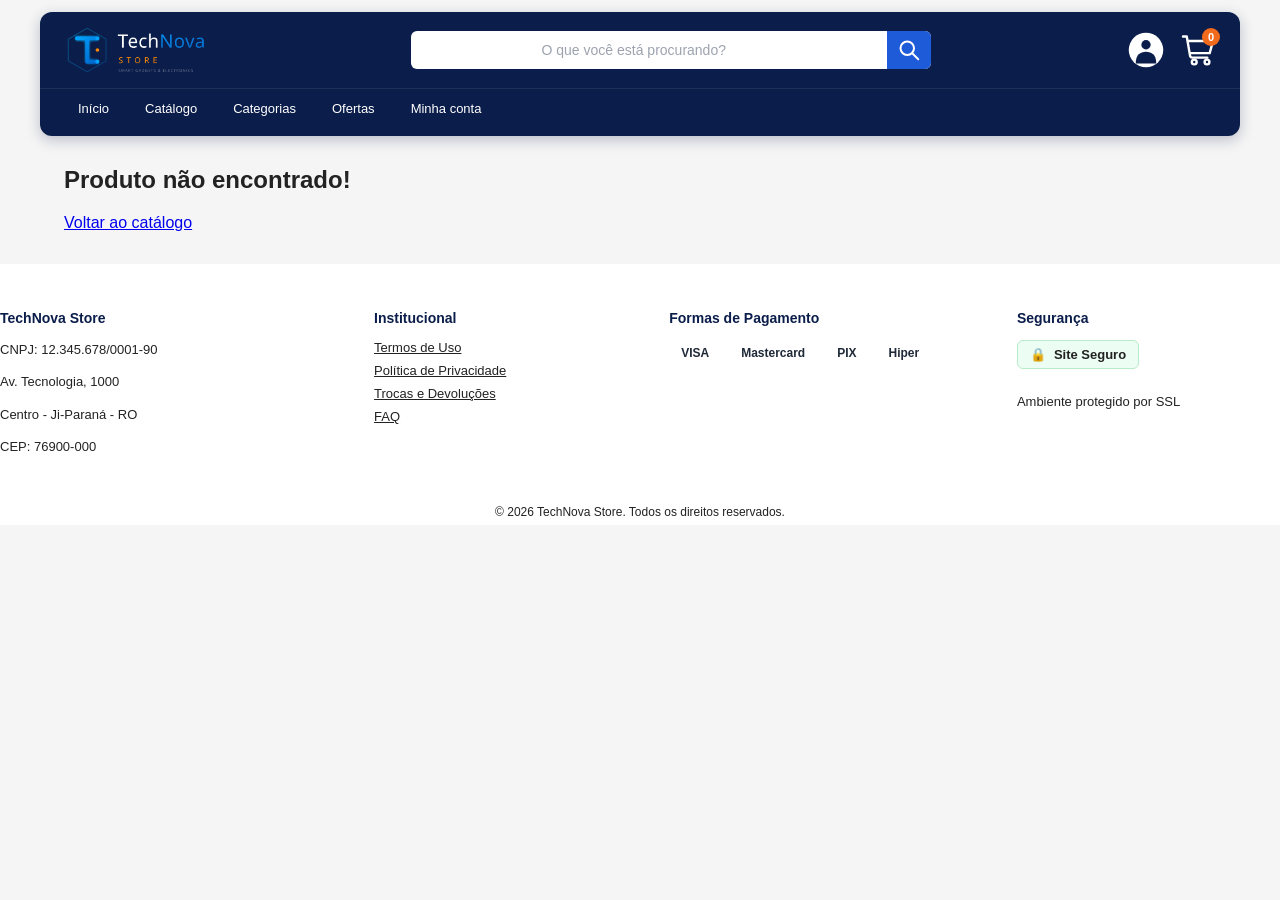
<file: detalhes.html>
<!doctype html>
<html lang="pt-BR">
<head>
    <meta charset="UTF-8" />
    <meta name="viewport" content="width=device-width, initial-scale=1.0" />
    <title>TechNova Store | Detalhes do Produto</title>

    <link rel="stylesheet" href="/Styles/header.css" />
    <link rel="stylesheet" href="/Styles/footer.css" />
    <link rel="stylesheet" href="/Styles/detalhes.css" />
</head>

<body>
    <div id="header"></div>

    <main class="pagina-detalhes">
        <div class="caminho">
            <a href="/homepage.html">Início</a> /
            <a href="/catalogo.html">Catálogo</a> /
            <span id="nomeCaminho">Produto</span>
        </div>

        <!-- Informações principais do produto -->
        <section class="produto-detalhes">
            <div class="imagem-produto">
                <img id="imagemProduto" src="" alt="Imagem do produto" />
            </div>

            <div class="informacoes-produto">
                <span class="destaque">Destaque</span>

                <h1 id="nomeProduto"></h1>

                <p class="avaliacoes">
                    <span>★★★★★</span>
                    <span id="avaliacao"></span>
                </p>

                <h2 class="preco" id="precoProduto"></h2>

                <p class="parcelamento">Ou em até 10x sem juros no cartão.</p>

                <p class="frete">Frete grátis para todo o Brasil!</p>

                <div class="quantidade">
                    <label>Quantidade:</label>

                    <div class="controle-quantidade">
                        <button type="button" onclick="alterarQuantidade(-1)">-</button>

                        <span id="quantidade">1</span>

                        <button type="button" onclick="alterarQuantidade(1)">+</button>
                    </div>
                </div>

                <button
                    class="btn-carrinho"
                    type="button"
                    onclick="adicionarCarrinho()"
                >
                    Adicionar ao carrinho
                </button>

                <p id="mensagemCarrinho" aria-live="polite"></p>
            </div>
        </section>

        <!-- Benefícios -->
        <section class="beneficios">
            <div>
                <strong>◇ Compra segura</strong>
                <p>Seus dados protegidos</p>
            </div>

            <div>
                <strong>▣ Entrega rápida</strong>
                <p>Para todo o Brasil</p>
            </div>

            <div>
                <strong>✓ Garantia de fábrica</strong>
                <p>12 meses de garantia</p>
            </div>
        </section>

        <!-- Abas de informações -->
        <section class="descricao">
            <div class="abas">
                <button class="aba ativa" onclick="mostrarAba('descricao', this)">
                    Descrição
                </button>

                <button class="aba" onclick="mostrarAba('especificacoes', this)">
                    Especificações
                </button>

                <button class="aba" onclick="mostrarAba('avaliacoes', this)">
                    Avaliações
                </button>
            </div>

            <div id="conteudoDescricao" class="conteudo-aba">
                <h3>Descrição do produto</h3>
                <p id="descricaoProduto"></p>
            </div>

            <div id="conteudoEspecificacoes" class="conteudo-aba escondido">
                <h3>Especificações principais</h3>
                <ul id="listaEspecificacoes"></ul>
            </div>

            <div id="conteudoAvaliacoes" class="conteudo-aba escondido">
                <h3>Avaliações dos clientes</h3>
                <p id="textoAvaliacoes"></p>
            </div>
        </section>

        <!-- Produtos relacionados -->
        <section class="relacionados">
            <h2>Produtos Relacionados</h2>

            <div class="lista-relacionados" id="produtosRelacionados"></div>
        </section>
    </main>

    <div id="footer"></div>

    <script src="/Components/components.js"></script>
    <script src="/Script/store.js"></script>

    <script>
        const DB_KEY = "technovaStoreDb";
        const CART_KEY = "carrinhoTechNova";

        const parametros = new URLSearchParams(window.location.search);
        const idProduto = parametros.get("id");

        let produto = null;
        let quantidade = 1;

        // Formata o preço
        function formatarPreco(valor) {
            return (valor / 100).toLocaleString("pt-BR", {
                style: "currency",
                currency: "BRL",
            });
        }

        // Carrega os produtos relacionados
        function carregarRelacionados(produtos) {
            const container = document.getElementById("produtosRelacionados");

            container.innerHTML = "";

            produtos.forEach(function (item) {
                if (item.id === idProduto) {
                    return;
                }

                const card = document.createElement("div");
                card.className = "card-relacionado";
                card.style.cursor = "pointer";

                // Faz o card inteiro abrir os detalhes do produto
                card.onclick = function () {
                    window.location.href =
                        "detalhes.html?id=" + encodeURIComponent(item.id);
                };

                const imagem = document.createElement("img");
                imagem.src = item.image;
                imagem.alt = item.name;

                imagem.onerror = function () {
                    console.error("Não foi possível carregar a imagem:", item.image);
                };

                const nome = document.createElement("h3");
                nome.textContent = item.name;

                const preco = document.createElement("p");
                preco.textContent = formatarPreco(item.priceCents);

                const botao = document.createElement("button");
                botao.textContent = "Ver produto";
                botao.type = "button";

                botao.onclick = function (event) {
                    event.stopPropagation();

                    window.location.href =
                        "detalhes.html?id=" + encodeURIComponent(item.id);
                };

                card.appendChild(imagem);
                card.appendChild(nome);
                card.appendChild(preco);
                card.appendChild(botao);

                container.appendChild(card);
            });
        }

        // Carrega as informações do produto
        function carregarProduto() {
            let banco;

            try {
                banco = JSON.parse(localStorage.getItem(DB_KEY) || "null");
            } catch (error) {
                banco = null;
            }

            const produtos =
                banco && Array.isArray(banco.products) ? banco.products : [];

            produto = produtos.find(function (item) {
                return item.id === idProduto;
            });

            if (!produto) {
                document.querySelector(".pagina-detalhes").innerHTML =
                    "<h2>Produto não encontrado!</h2>" +
                    "<a href='/catalogo.html'>Voltar ao catálogo</a>";

                return;
            }

            document.title = produto.name + " | TechNova Store";

            document.getElementById("nomeProduto").textContent = produto.name;

            document.getElementById("nomeCaminho").textContent = produto.name;

            document.getElementById("precoProduto").textContent = formatarPreco(
                produto.priceCents
            );

            // Carrega a imagem do produto
            const imagemProduto = document.getElementById("imagemProduto");

            imagemProduto.src = produto.image;
            imagemProduto.alt = produto.name;

            imagemProduto.onerror = function () {
                console.error("Não foi possível carregar a imagem:", produto.image);
            };

            document.getElementById("descricaoProduto").textContent =
                produto.description;

            document.getElementById("avaliacao").textContent =
                "Avaliações não cadastradas";

            document.getElementById("textoAvaliacoes").textContent =
                "Ainda não existem avaliações cadastradas para este produto.";

            const lista = document.getElementById("listaEspecificacoes");

            lista.innerHTML = "";

            const especificacoes = [
                "Código do produto: " + produto.id,
                "Categoria: " + produto.category,
                "Estoque disponível: " + produto.stock + " unidade(s)",
            ];

            especificacoes.forEach(function (item) {
                const li = document.createElement("li");

                li.textContent = item;

                lista.appendChild(li);
            });

            carregarRelacionados(produtos);
        }

        // Altera a quantidade
        function alterarQuantidade(valor) {
            quantidade += valor;

            if (quantidade < 1) {
                quantidade = 1;
            }

            if (produto && quantidade > produto.stock) {
                quantidade = produto.stock;
            }

            document.getElementById("quantidade").textContent = quantidade;
        }

        // Adiciona o produto ao carrinho
        function adicionarCarrinho() {
            if (!produto) {
                return;
            }

            let carrinho;

            try {
                carrinho = JSON.parse(localStorage.getItem(CART_KEY) || "[]");

                if (!Array.isArray(carrinho)) {
                    carrinho = [];
                }
            } catch (error) {
                carrinho = [];
            }

            let itemExistente = carrinho.find(function (item) {
                return item.id === produto.id;
            });

            const quantidadeAtual = itemExistente
                ? Number(itemExistente.quantity) || 0
                : 0;

            if (quantidadeAtual + quantidade > produto.stock) {
                document.getElementById("mensagemCarrinho").textContent =
                    "Estoque insuficiente. Disponível: " +
                    produto.stock +
                    " unidade(s).";

                return;
            }

            if (itemExistente) {
                itemExistente.quantity += quantidade;
            } else {
                carrinho.push({
                    id: produto.id,
                    quantity: quantidade,
                });
            }

            localStorage.setItem(CART_KEY, JSON.stringify(carrinho));

            // Atualiza o contador do carrinho no cabeçalho
            const badge = document.getElementById("cart-count");

            if (badge) {
                const total = carrinho.reduce(function (soma, item) {
                    return soma + item.quantity;
                }, 0);

                badge.textContent = String(total);
            }

            document.getElementById("mensagemCarrinho").textContent =
                "Produto adicionado ao carrinho com sucesso!";
        }

        // Alterna entre as abas
        function mostrarAba(aba, botao) {
            document.querySelectorAll(".conteudo-aba").forEach(function (item) {
                item.classList.add("escondido");
            });

            document.querySelectorAll(".aba").forEach(function (item) {
                item.classList.remove("ativa");
            });

            document
                .getElementById(
                    "conteudo" + aba.charAt(0).toUpperCase() + aba.slice(1)
                )
                .classList.remove("escondido");

            botao.classList.add("ativa");
        }

        // Inicia a página
        document.addEventListener("DOMContentLoaded", carregarProduto);
    </script>
</body>
</html>
</file>
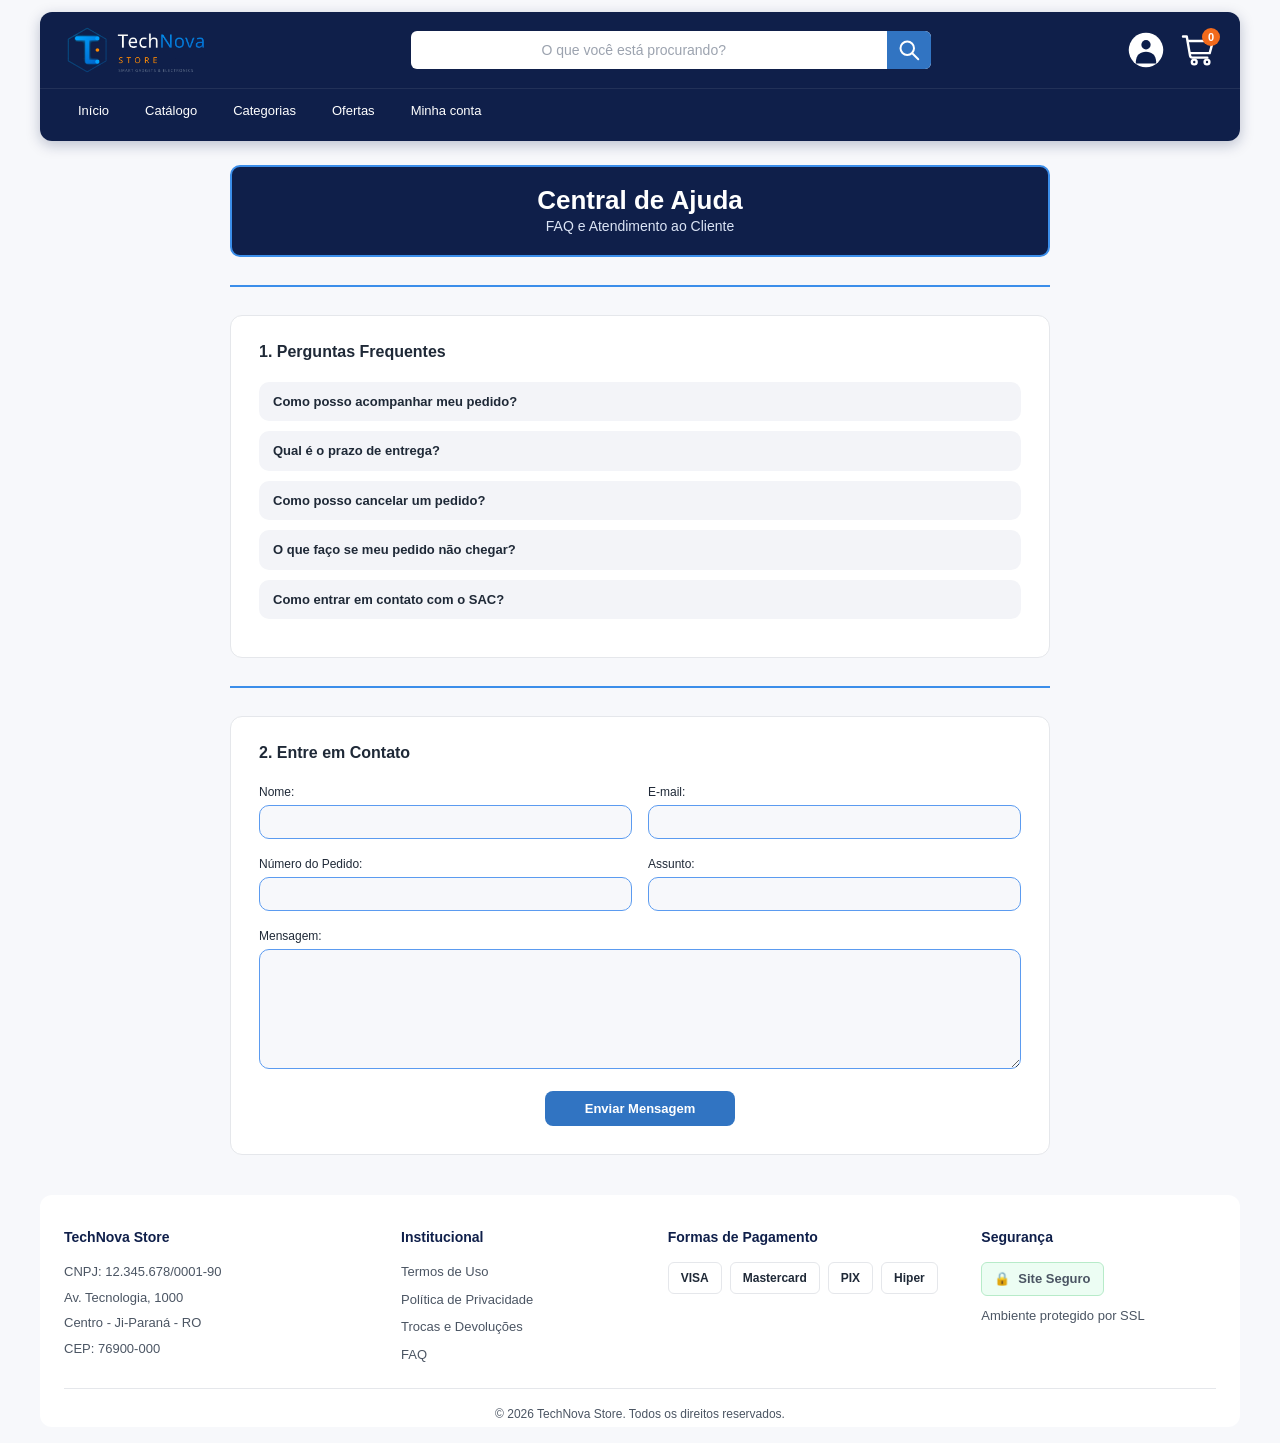
<file: faq.html>
<!DOCTYPE html>
<html lang="pt-BR">
<head>
    <meta charset="UTF-8">
    <meta name="viewport" content="width=device-width, initial-scale=1.0">
    <title>Central de Ajuda</title>
    <link rel="stylesheet" href="Styles/header.css">
    <link rel="stylesheet" href="Styles/footer.css">
    <link rel="stylesheet" href="/Styles/faq.css">
</head>
<body>

    <div id="header"></div>

    <main>

    <section>
        <h1>Central de Ajuda</h1>
        <p>FAQ e Atendimento ao Cliente</p>
    </section>

    <hr>

        <!-- Perguntas Frequentes -->
        <section>
            <h2>Perguntas Frequentes</h2>

            <details>
                <summary>Como posso acompanhar meu pedido?</summary>
                <p>
                    Você pode acompanhar seu pedido através do código de rastreio
                    disponível na área "Minha Conta".
                </p>
            </details>

            <br>

            <details>
                <summary>Qual é o prazo de entrega?</summary>
                <p>
                    O prazo de entrega pode variar de acordo com a localização
                    e a forma de envio escolhida. Informações adicionais podem ser encontradas na página "Minha conta".
                </p>
            </details>

            <br>

            <details>
                <summary>Como posso cancelar um pedido?</summary>
                <p>
                    Entre em contato com nosso atendimento informando o número
                    do pedido para solicitar o cancelamento.
                </p>
            </details>

            <br>

            <details>
                <summary>O que faço se meu pedido não chegar?</summary>
                <p>
                    Verifique o código de rastreio e, caso o pedido esteja
                    atrasado, entre em contato com nosso atendimento.
                </p>
            </details>

            <br>

            <details>
                <summary>Como entrar em contato com o SAC?</summary>
                <p>
                    Preencha o formulário de contato abaixo com seus dados
                    e sua solicitação.
                </p>
            </details>
        </section>

        <hr>

        <!-- Formulário de contato -->
        <section>
            <h2>Entre em Contato</h2>

            <form>

                <label for="nome">Nome:</label>
                <br>
                <input type="text" id="nome" name="nome">

                <br><br>

                <label for="email">E-mail:</label>
                <br>
                <input type="email" id="email" name="email">

                <br><br>

                <label for="pedido">Número do Pedido:</label>
                <br>
                <input type="text" id="pedido" name="pedido">

                <br><br>

                <label for="assunto">Assunto:</label>
                <br>
                <input type="text" id="assunto" name="assunto">

                <br><br>

                <label for="mensagem">Mensagem:</label>
                <br>
                <textarea id="mensagem" name="mensagem" rows="6"></textarea>

                <br><br>

                <button type="submit">Enviar Mensagem</button>

            </form>
        </section>

    </main>

    <hr>

    <div id="footer"></div>

    <script src="/Script/script.js"></script>
    <script src="/Components/components.js"></script>
</body>
</html>
</file>
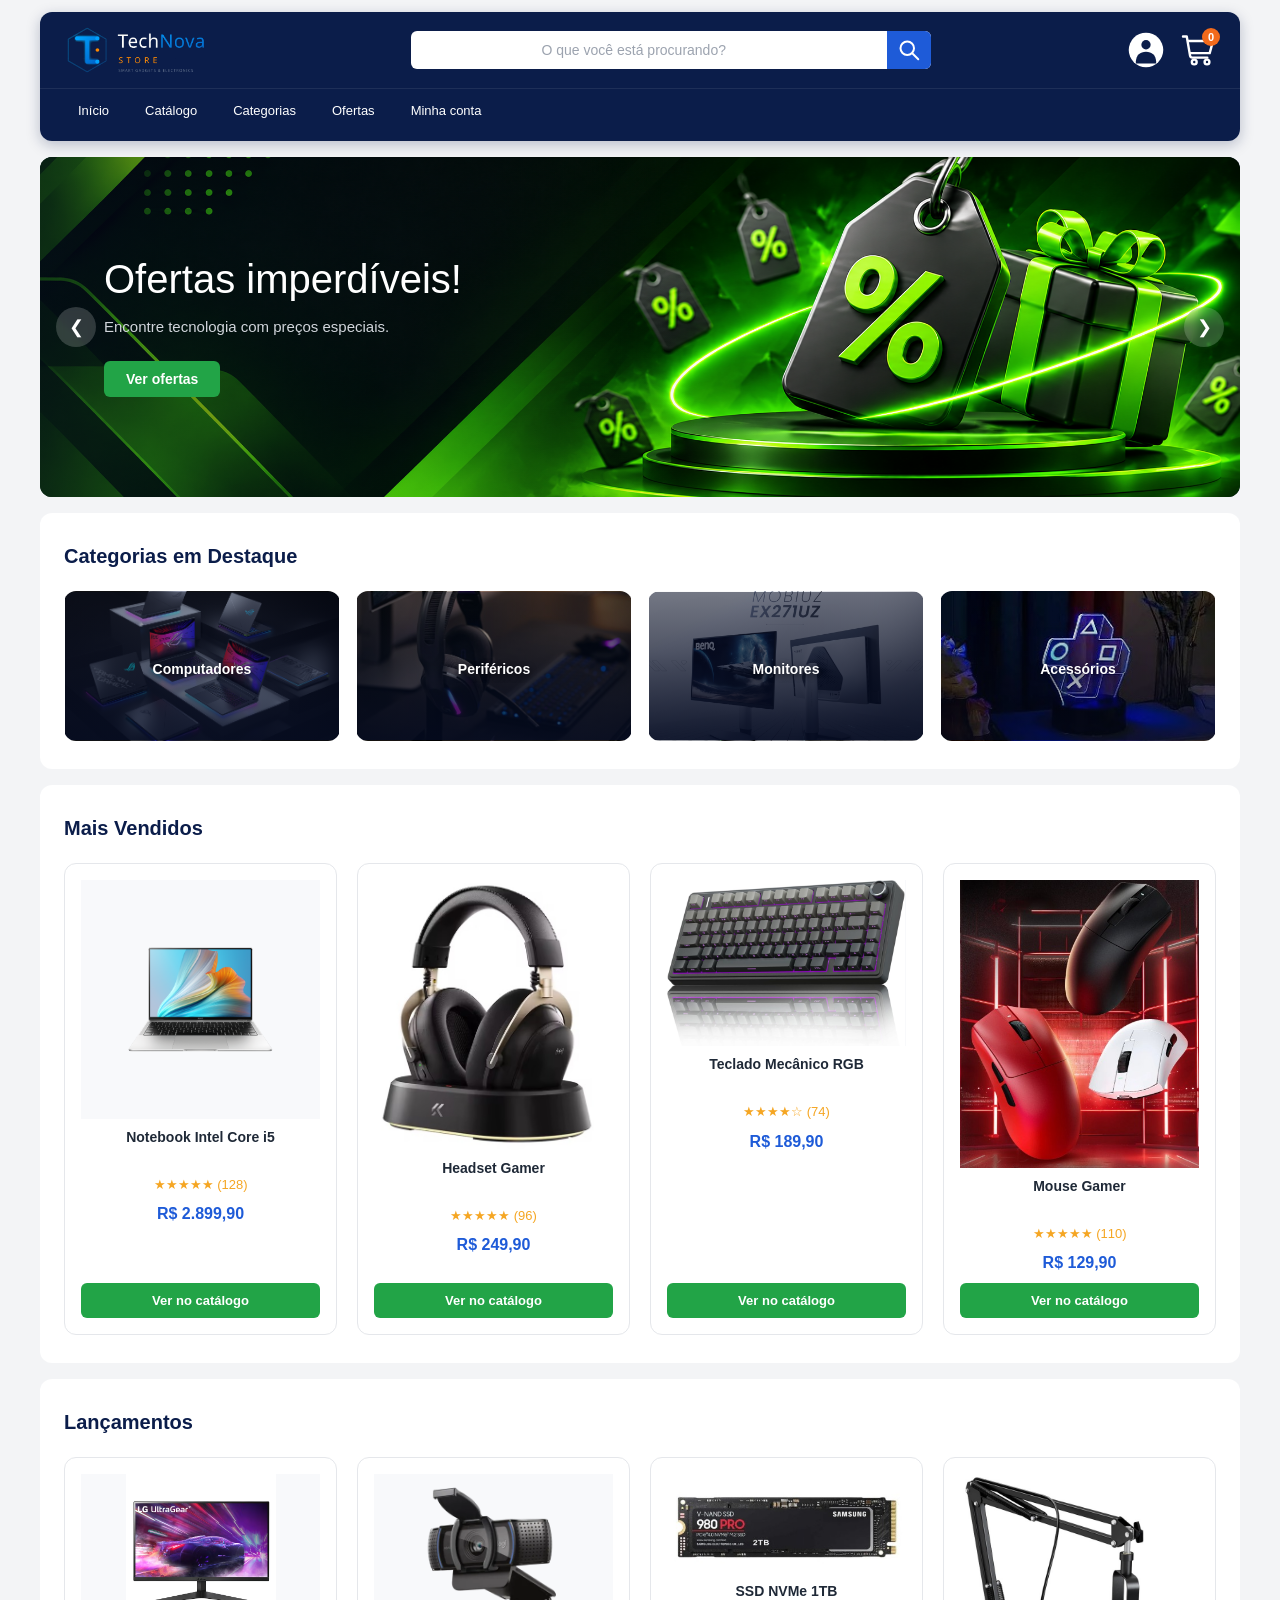
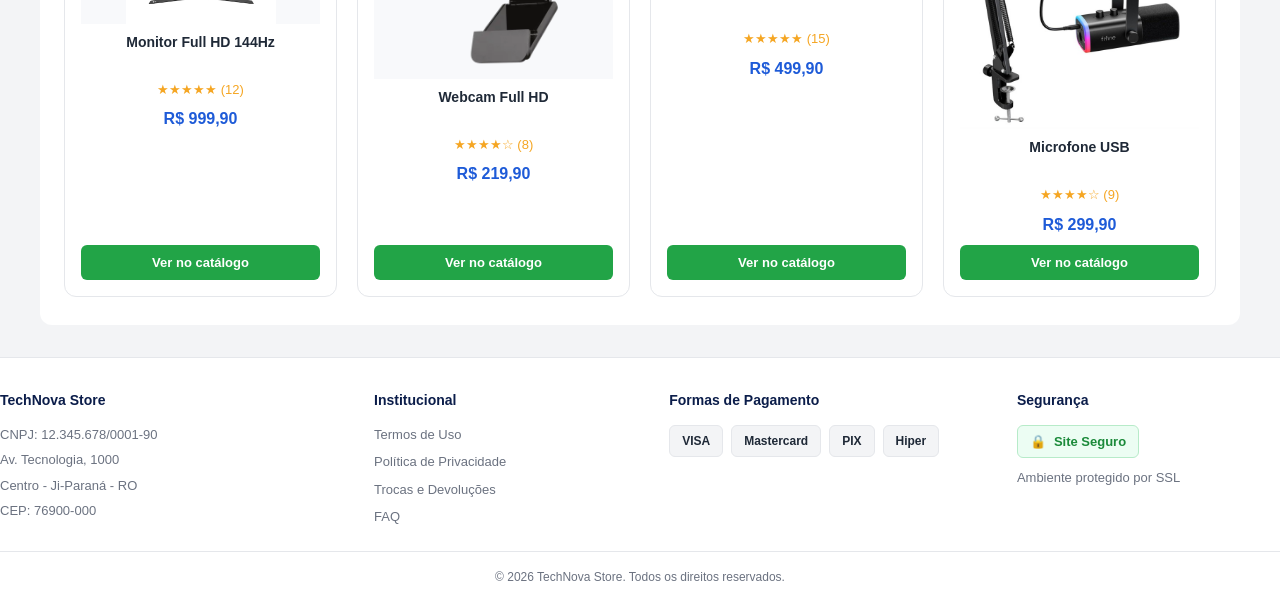
<file: homepage.html>
<!doctype html>
<html lang="pt-BR">
  <head>
    <meta charset="UTF-8" />
    <meta name="viewport" content="width=device-width, initial-scale=1.0" />

    <title>TechNovaStore | Página Inicial</title>

    <link rel="stylesheet" href="/Styles/homepage.css" />
    <link rel="stylesheet" href="/Styles/header.css" />
    <link rel="stylesheet" href="/Styles/footer.css" />
  </head>

  <body>
    <div id="header"></div>

    <!-- Carrossel promocional -->
    <div class="banner">
      <div class="slide active">
        <h2>Ofertas imperdíveis!</h2>
        <p>Encontre tecnologia com preços especiais.</p>
        <button onclick="window.location.href = 'catalogo.html'">
          Ver ofertas
        </button>
      </div>

      <div class="slide">
        <h2>Novidades na TechStore</h2>
        <p>Confira os últimos lançamentos.</p>
        <button onclick="window.location.href = 'catalogo.html'">
          Conhecer produtos
        </button>
      </div>

      <div class="slide">
        <h2>Monte seu setup</h2>
        <p>Os melhores acessórios para você.</p>
        <button onclick="window.location.href = 'catalogo.html'">
          Comprar agora
        </button>
      </div>

      <div class="controles">
        <button onclick="mudarSlide(-1)">❮</button>
        <button onclick="mudarSlide(1)">❯</button>
      </div>
    </div>

    <!-- Categorias em destaque -->
    <section id="categorias">
      <h2>Categorias em Destaque</h2>

      <div class="categorias">
        <div class="categoria">
          <span></span>
          Computadores
        </div>

        <div class="categoria">
          <span></span>
          Periféricos
        </div>

        <div class="categoria">
          <span></span>
          Monitores
        </div>

        <div class="categoria">
          <span></span>
          Acessórios
        </div>
      </div>
    </section>

    <!-- Mais vendidos -->
    <section id="mais-vendidos">
      <h2>Mais Vendidos</h2>

      <div class="produtos">
        <div
          class="produto"
          onclick="window.location.href = 'detalhes.html?id=notebook'"
          style="cursor: pointer"
        >
          <img src="/Images/notebook.png" alt="Notebook" />

          <h3>Notebook Intel Core i5</h3>

          <div class="estrelas">★★★★★ (128)</div>

          <p class="preco">R$ 2.899,90</p>

          <button
            type="button"
            onclick="
              event.stopPropagation();
              window.location.href = 'detalhes.html?id=notebook';
            "
          >
            Ver no catálogo
          </button>
        </div>

        <div
          class="produto"
          onclick="window.location.href = 'detalhes.html?id=headset'"
          style="cursor: pointer"
        >
          <img src="/Images/headset_gamer.png" alt="Headset" />

          <h3>Headset Gamer</h3>

          <div class="estrelas">★★★★★ (96)</div>

          <p class="preco">R$ 249,90</p>

          <button
            type="button"
            onclick="
              event.stopPropagation();
              window.location.href = 'detalhes.html?id=headset';
            "
          >
            Ver no catálogo
          </button>
        </div>

        <div
          class="produto"
          onclick="window.location.href = 'detalhes.html?id=teclado'"
          style="cursor: pointer"
        >
          <img src="/Images/teclado.png" alt="Teclado" />

          <h3>Teclado Mecânico RGB</h3>

          <div class="estrelas">★★★★☆ (74)</div>

          <p class="preco">R$ 189,90</p>

          <button
            type="button"
            onclick="
              event.stopPropagation();
              window.location.href = 'detalhes.html?id=teclado';
            "
          >
            Ver no catálogo
          </button>
        </div>

        <div
          class="produto"
          onclick="window.location.href = 'detalhes.html?id=mouse'"
          style="cursor: pointer"
        >
          <img src="/Images/mouse.png" alt="Mouse" />

          <h3>Mouse Gamer</h3>

          <div class="estrelas">★★★★★ (110)</div>

          <p class="preco">R$ 129,90</p>

          <button
            type="button"
            onclick="
              event.stopPropagation();
              window.location.href = 'detalhes.html?id=mouse';
            "
          >
            Ver no catálogo
          </button>
        </div>
      </div>
    </section>

    <!-- Lançamentos -->
    <section id="lancamentos">
      <h2>Lançamentos</h2>

      <div class="produtos">
        <div
          class="produto"
          onclick="window.location.href = 'detalhes.html?id=monitor'"
          style="cursor: pointer"
        >
          <img src="/Images/monitores.png" alt="Monitor" />

          <h3>Monitor Full HD 144Hz</h3>

          <div class="estrelas">★★★★★ (12)</div>

          <p class="preco">R$ 999,90</p>

          <button
            type="button"
            onclick="
              event.stopPropagation();
              window.location.href = 'detalhes.html?id=monitor';
            "
          >
            Ver no catálogo
          </button>
        </div>

        <div
          class="produto"
          onclick="window.location.href = 'detalhes.html?id=webcam'"
          style="cursor: pointer"
        >
          <img src="/Images/web_cam.png" alt="Webcam" />

          <h3>Webcam Full HD</h3>

          <div class="estrelas">★★★★☆ (8)</div>

          <p class="preco">R$ 219,90</p>

          <button
            type="button"
            onclick="
              event.stopPropagation();
              window.location.href = 'detalhes.html?id=webcam';
            "
          >
            Ver no catálogo
          </button>
        </div>

        <div
          class="produto"
          onclick="window.location.href = 'detalhes.html?id=ssd'"
          style="cursor: pointer"
        >
          <img src="/Images/ssd.png" alt="SSD" />

          <h3>SSD NVMe 1TB</h3>

          <div class="estrelas">★★★★★ (15)</div>

          <p class="preco">R$ 499,90</p>

          <button
            type="button"
            onclick="
              event.stopPropagation();
              window.location.href = 'detalhes.html?id=ssd';
            "
          >
            Ver no catálogo
          </button>
        </div>

        <div
          class="produto"
          onclick="window.location.href = 'detalhes.html?id=microfone'"
          style="cursor: pointer"
        >
          <img src="/Images/microfone.png" alt="Microfone" />

          <h3>Microfone USB</h3>

          <div class="estrelas">★★★★☆ (9)</div>

          <p class="preco">R$ 299,90</p>

          <button
            type="button"
            onclick="
              event.stopPropagation();
              window.location.href = 'detalhes.html?id=microfone';
            "
          >
            Ver no catálogo
          </button>
        </div>
      </div>
    </section>

    <!-- Rodapé -->
    <div id="footer"></div>

    <script src="/Script/script.js"></script>
    <script src="/Components/components.js"></script>
  </body>
</html>
</file>
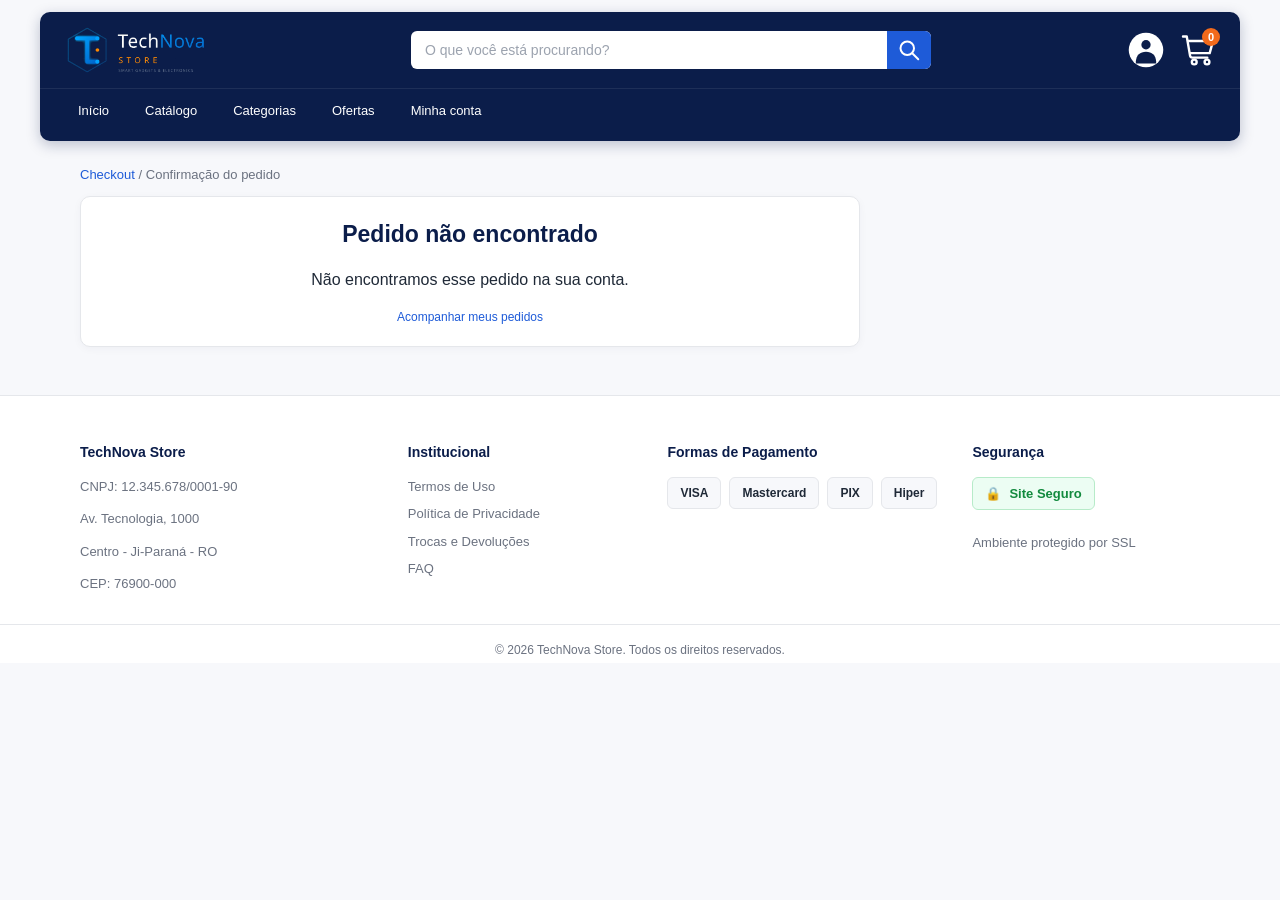
<file: pedido-confirmado.html>
<!doctype html>
<html lang="pt-BR">
<head>
  <meta charset="UTF-8">
  <meta name="viewport" content="width=device-width, initial-scale=1.0">
  <meta name="description" content="Acompanhe os detalhes do seu pedido na TechNova Store.">
  <title>Pedido confirmado | TechNova Store</title>
  <link rel="stylesheet" href="Styles/header.css">
  <link rel="stylesheet" href="Styles/footer.css">
  <link rel="stylesheet" href="Styles/checkout.css">
</head>
<body class="confirmation-page">
  <div id="header"></div>
  <main class="confirmation-main">
    <p class="breadcrumb"><a href="carrinho.html">Checkout</a> / Confirmação do pedido</p>
    <div id="confirmacao-pedido" class="confirmation-layout" aria-live="polite">
      <section class="confirmation-card"><p>Carregando confirmação…</p></section>
    </div>
  </main>
  <div id="footer"></div>
  <script src="Components/components.js"></script>
  <script src="Script/store.js" defer></script>
</body>
</html>
</file>
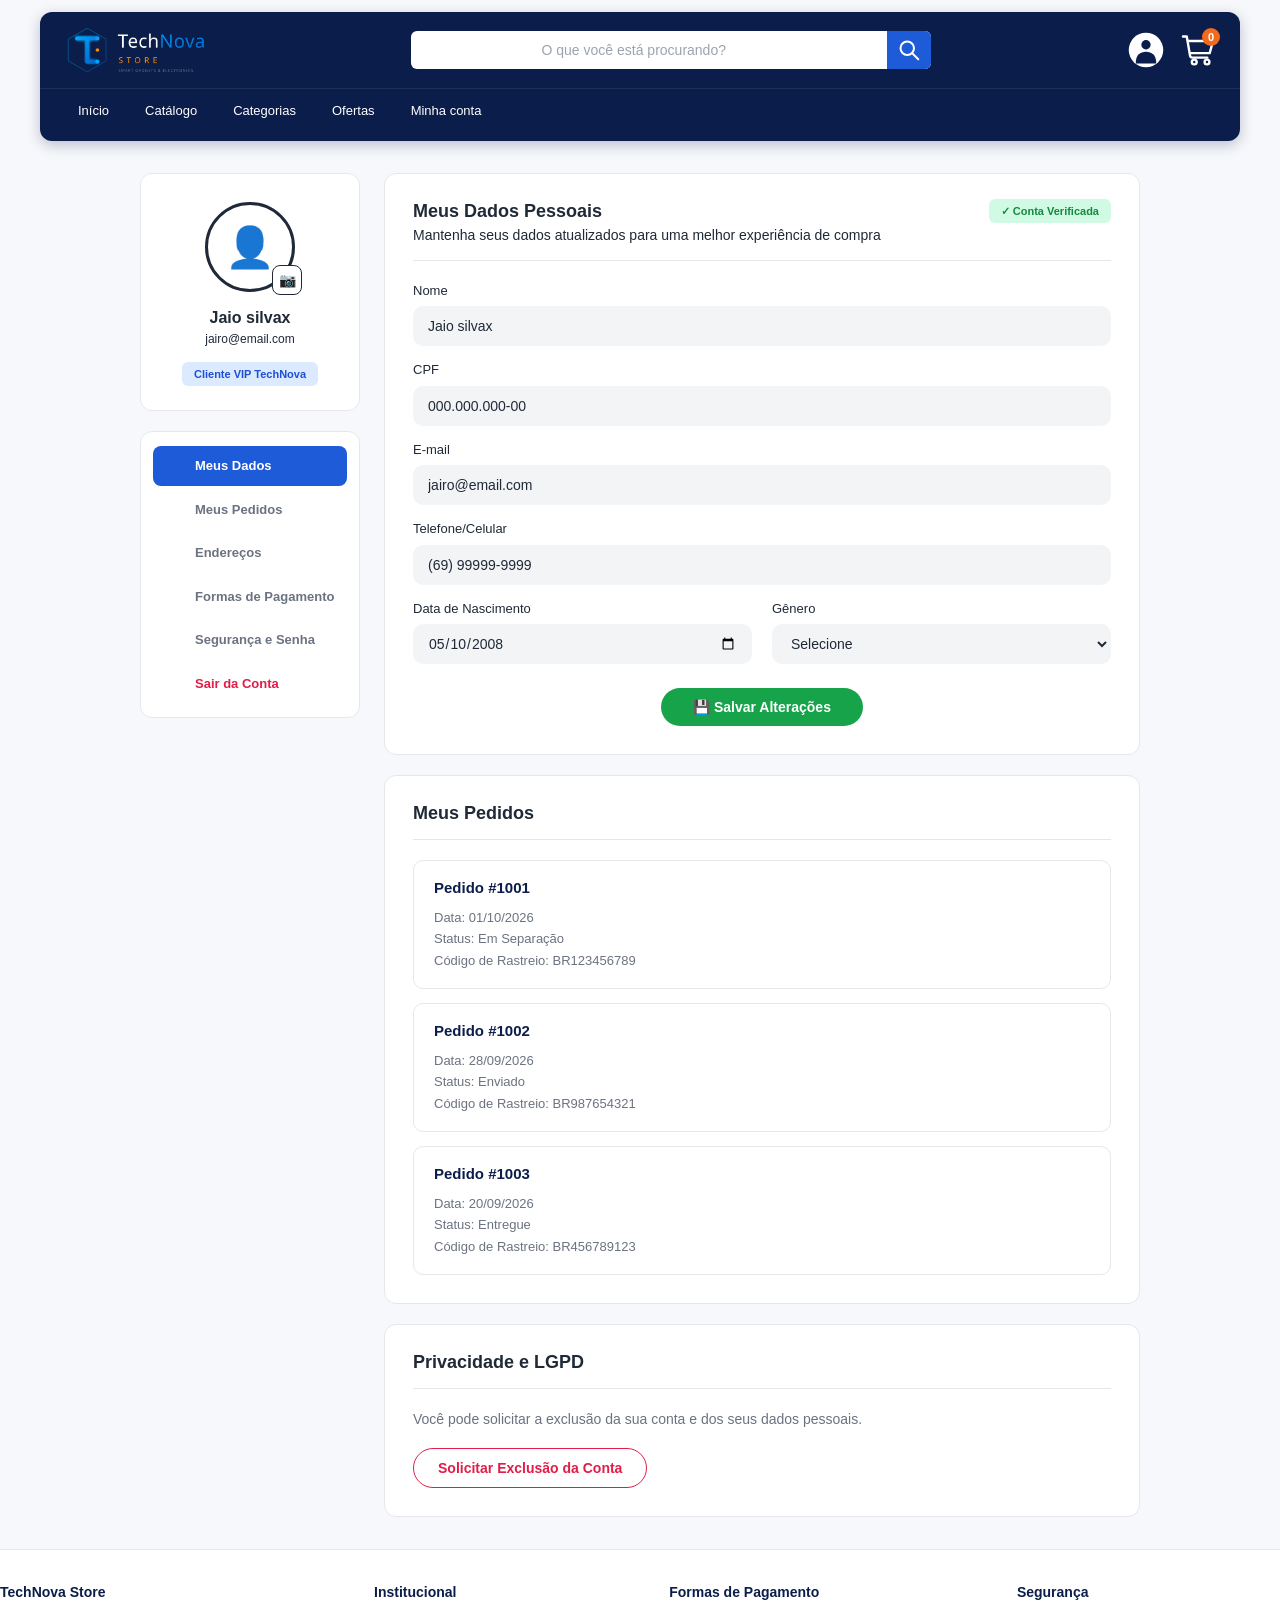
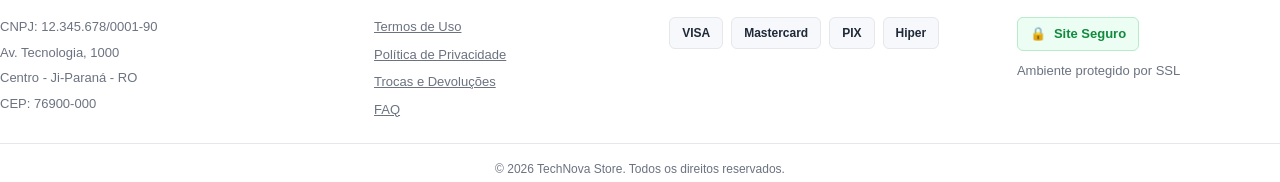
<file: profile.html>
<!DOCTYPE html>
<html lang="pt-BR">
<head>
    <meta charset="UTF-8">
    <meta name="viewport" content="width=device-width, initial-scale=1.0">
    <title>Minha Conta</title>
    <link rel="stylesheet" href="/Styles/profile.css">
    <link rel="stylesheet" href="/Styles/header.css">
    <link rel="stylesheet" href="/Styles/footer.css">
</head>
<body>

    <div id="header"></div>

    <hr>

    <main>

        <!-- Coluna lateral -->
        <aside class="profile-sidebar">

            <!-- Resumo do perfil -->
            <div class="profile-card">
                <div class="avatar">
                    <span class="avatar-icon">👤</span>
                    <button type="button" class="avatar-edit" aria-label="Alterar foto">📷</button>
                </div>

                <h2>Jaio silvax</h2>
                <p>jairo@email.com</p>
                <span class="vip-badge">Cliente VIP TechNova</span>
            </div>

            <!-- Menu da conta -->
            <nav class="profile-menu" aria-label="Menu da conta">
                <a href="#dados" class="active"><span></span> Meus Dados</a>
                <a href="#pedidos"><span></span> Meus Pedidos</a>
                <a href="#"><span></span> Endereços</a>
                <a href="#"><span></span> Formas de Pagamento</a>
                <a href="#privacidade"><span></span> Segurança e Senha</a>
                <a href="/index.html" class="logout"><span></span> Sair da Conta</a>
            </nav>

        </aside>

        <!-- Conteúdo -->
        <div class="profile-content">

            <!-- Dados da conta -->
            <section id="dados">

                <div class="section-header">
                    <h2>Meus Dados Pessoais</h2>
                    <span class="verified-badge">✓ Conta Verificada</span>
                </div>

                <p class="section-subtitle">
                    Mantenha seus dados atualizados para uma melhor experiência de compra
                </p>

                <form>
                    <fieldset>
                        <legend><h3>Informações pessoais</h3></legend>

                        <div class="form-group">
                            <label for="nome">Nome</label>
                            <input type="text" id="nome" name="nome" value="Jaio silvax">
                        </div>

                        <div class="form-group">
                            <label for="cpf">CPF</label>
                            <input type="text" id="cpf" name="cpf" value="000.000.000-00">
                        </div>

                        <div class="form-group">
                            <label for="email">E-mail</label>
                            <input type="email" id="email" name="email" value="jairo@email.com">
                        </div>

                        <div class="form-group">
                            <label for="telefone">Telefone/Celular</label>
                            <input type="tel" id="telefone" name="telefone" value="(69) 99999-9999">
                        </div>

                        <div class="form-row">
                            <div class="form-group">
                                <label for="nascimento">Data de Nascimento</label>
                                <input type="date" id="nascimento" name="nascimento" value="2008-05-10">
                            </div>

                            <div class="form-group">
                                <label for="genero">Gênero</label>
                                <select id="genero" name="genero">
                                    <option value="" selected>Selecione</option>
                                    <option value="feminino">Feminino</option>
                                    <option value="masculino">Masculino</option>
                                    <option value="outro">Outro</option>
                                    <option value="nao-informar">Prefiro não informar</option>
                                </select>
                            </div>
                        </div>

                        <button type="submit" class="btn-save">💾 Salvar Alterações</button>
                    </fieldset>
                </form>
            </section>

            <!-- Meus pedidos -->
            <section id="pedidos">
                <h2>Meus Pedidos</h2>

                <div>
                    <h3>Pedido #1001</h3>
                    <p>Data: 01/10/2026</p>
                    <p>Status: Em Separação</p>
                    <p>Código de Rastreio: BR123456789</p>
                </div>

                <hr>

                <div>
                    <h3>Pedido #1002</h3>
                    <p>Data: 28/09/2026</p>
                    <p>Status: Enviado</p>
                    <p>Código de Rastreio: BR987654321</p>
                </div>

                <hr>

                <div>
                    <h3>Pedido #1003</h3>
                    <p>Data: 20/09/2026</p>
                    <p>Status: Entregue</p>
                    <p>Código de Rastreio: BR456789123</p>
                </div>
            </section>

            <hr>

            <!-- LGPD -->
            <section id="privacidade">
                <h2>Privacidade e LGPD</h2>

                <p>
                    Você pode solicitar a exclusão da sua conta e dos seus dados pessoais.
                </p>

                <button type="button">Solicitar Exclusão da Conta</button>
            </section>

        </div>

    </main>

    <hr>

    <div id="footer"></div>

    <script src="/Script/script.js"></script>
    <script src="/Components/components.js"></script>
</body>
</html>
</file>
<file: Styles/auth.css>
:root {
    font-family: "Inter", "Segoe UI", Arial, sans-serif;
    color: #111827;
    background: #f7f8fa;
    font-synthesis: none;
    text-rendering: optimizeLegibility;
}

* {
    box-sizing: border-box;
}

body.auth-page {
    min-height: 100vh;
    margin: 0;
    display: flex;
    flex-direction: column;
    background: #f7f8fa;
}

.auth-header {
    min-height: 60px;
    margin: 4px 4px 0;
    display: flex;
    align-items: center;
    justify-content: center;
    background: #102044;
    border-radius: 3px;
}

.auth-header a {
    width: 140px;
    height: 48px;
    display: flex;
    align-items: center;
    justify-content: center;
}

.auth-header img {
    display: block;
    width: 140px;
    max-height: 48px;
    object-fit: contain;
}

.auth-main {
    flex: 1;
    display: flex;
    align-items: center;
    justify-content: center;
    padding: 16px;
}

.auth-card {
    width: min(100%, 440px);
    padding: 24px 22px;
    background: #edf0f4;
    border-radius: 16px;
    text-align: center;
}

.auth-card h1 {
    margin: 0;
    color: #111827;
    font-size: 22px;
    line-height: 1.25;
}

.auth-subtitle {
    margin: 4px 0 20px;
    font-size: 14px;
    font-weight: 600;
}

.login-card {
    width: min(100%, 350px);
    padding: 26px 22px 20px;
}

.login-icon {
    width: 42px;
    height: 36px;
    margin-bottom: 4px;
    color: #064b91;
}

.login-card h1 {
    font-size: 20px;
}

.login-card .auth-subtitle {
    margin-bottom: 22px;
    font-size: 13px;
}

.auth-card form {
    text-align: left;
}

.auth-card fieldset {
    min-width: 0;
    margin: 0;
    padding: 0;
    border: 0;
}

.auth-field {
    display: flex;
    flex-direction: column;
    gap: 5px;
    margin-bottom: 14px;
}

.auth-field label {
    padding-left: 4px;
    font-size: 13px;
    font-weight: 700;
}

.auth-field input {
    width: 100%;
    min-height: 36px;
    padding: 7px 10px;
    border: 1px solid transparent;
    border-radius: 7px;
    outline: none;
    background: #d9d9d9;
    color: #111827;
    font: inherit;
    font-size: 14px;
    transition: border-color 0.15s, box-shadow 0.15s;
}

.auth-field input:focus {
    border-color: #0795f5;
    box-shadow: 0 0 0 2px rgba(7, 149, 245, 0.18);
}

.remember-option,
.terms-option {
    display: flex;
    align-items: flex-start;
    gap: 7px;
    margin: -4px 4px 14px;
    text-align: left;
}

.remember-option input,
.terms-option input {
    flex: 0 0 auto;
    margin: 2px 0 0;
    accent-color: #0668ed;
}

.remember-option label,
.terms-option label {
    font-size: 12px;
    line-height: 1.4;
}

.auth-submit,
.auth-secondary-button,
.home-button {
    display: block;
    border: 0;
    border-radius: 7px;
    font: inherit;
    font-weight: 700;
    text-align: center;
    text-decoration: none;
    cursor: pointer;
    transition: background-color 0.15s, transform 0.15s;
}

.auth-submit {
    width: min(100%, 260px);
    min-height: 38px;
    margin: 0 auto;
    padding: 8px 14px;
    background: #0668ed;
    color: #fff;
    font-size: 15px;
}

.auth-submit:hover,
.auth-secondary-button:hover {
    background: #0056c9;
}

.auth-submit:active,
.auth-secondary-button:active,
.home-button:active {
    transform: translateY(1px);
}

.auth-switch {
    margin-top: 20px;
    font-size: 13px;
}

.auth-switch p {
    margin: 0 0 3px;
}

.auth-secondary-button {
    width: min(100%, 150px);
    margin: 0 auto;
    padding: 6px 12px;
    background: #0668ed;
    color: #fff;
    font-size: 13px;
}

.home-button {
    width: fit-content;
    margin: 28px auto 0;
    padding: 7px 14px;
    background: #202a35;
    color: #fff;
    font-size: 11px;
    font-weight: 500;
}

.home-button:hover {
    background: #111827;
}

.registration-card {
    margin: 8px 0;
    padding: 22px 24px;
}

.registration-card .auth-subtitle {
    margin-bottom: 16px;
}

.registration-card .auth-field {
    margin-bottom: 10px;
}

.registration-card .auth-field input {
    min-height: 34px;
}

.registration-card .terms-option {
    margin: 0 4px 14px;
}

.registration-card .auth-submit {
    width: min(100%, 260px);
}

.registration-switch {
    margin: 16px 0 0;
}

.registration-switch a {
    color: #111827;
    font-weight: 700;
    text-decoration: none;
}

.registration-switch a:hover {
    color: #0668ed;
    text-decoration: underline;
}

.auth-footer {
    min-height: 64px;
    padding: 12px 16px;
    display: flex;
    flex-direction: column;
    align-items: center;
    justify-content: center;
    gap: 2px;
    background: #102044;
    color: #fff;
    text-align: center;
}

.auth-footer p {
    margin: 0;
    font-size: 11px;
}

.auth-footer a {
    color: inherit;
    text-decoration: underline;
}

.visually-hidden {
    position: absolute;
    width: 1px;
    height: 1px;
    padding: 0;
    margin: -1px;
    overflow: hidden;
    clip: rect(0, 0, 0, 0);
    white-space: nowrap;
    border: 0;
}

@media (max-width: 480px) {
    .auth-main {
        padding: 14px 12px;
        align-items: flex-start;
    }

    .auth-card,
    .registration-card {
        padding: 22px 18px;
    }

    .auth-footer {
        min-height: 58px;
    }
}
</file>
<file: Styles/header.css>
/* =========================================================
   TechNova Store - HEADER
   ========================================================= */

   :root {
    --navy: #0b1d4a;
    --blue: #1e5bd8;
    --blue-light: #2f80ed;
    --orange: #f26a1b;
    --white: #ffffff;
    --text: #1f2937;
    --radius: 12px;
    --container: 1200px;
}

.header,
.header * {
    box-sizing: border-box;
}

.header a {
    text-decoration: none;
    color: inherit;
}

.header button {
    font-family: inherit;
    cursor: pointer;
    border: none;
}

.header {
    width: calc(100% - 32px);
    max-width: var(--container);
    margin: 12px auto 0;
    background: var(--navy);
    border-radius: var(--radius);
    color: var(--white);
    font-family: "Inter", "Segoe UI", Arial, sans-serif;
    position: sticky;
    top: 8px;
    z-index: 100;
    box-shadow: 0 4px 14px rgba(11, 29, 74, 0.25);
}

.header-container {
    display: flex;
    align-items: center;
    justify-content: space-between;
    gap: 24px;
    padding: 14px 24px;
}

/* Logo */
.logo {
    display: block;
    width: 150px;
    height: 48px;
    background: url("../Images/technova-store-logo.png") no-repeat left center;
    background-size: contain;
    flex-shrink: 0;

    /* esconde o texto "TechNova Store", mas mantém para leitores de tela */
    font-size: 0;
    color: transparent;
    overflow: hidden;
}

/* Busca */
.search {
    flex: 1;
    display: flex;
    align-items: center;
    max-width: 520px;
    background: var(--white);
    border-radius: 6px;
    overflow: hidden;
    height: 38px;
}

.search input {
    flex: 1;
    height: 100%;
    border: none;
    outline: none;
    padding: 0 14px;
    font-size: 14px;
    color: var(--text);
    background: transparent;
}

.search input::placeholder {
    color: #9ca3af;
}

.search button {
    display: flex;
    align-items: center;
    justify-content: center;
    width: 44px;
    height: 100%;
    padding: 0;
    background: var(--blue);
    color: var(--white);
    font-size: 16px;
    transition: background 0.2s;
}

.search button:hover {
    background: var(--blue-light);
}

/* Categorias do topo (não aparecem no Figma) */
.categories {
    display: none;
}

/* Ações: conta e carrinho (somente ícones, como no Figma) */
.header-actions {
    display: flex;
    align-items: center;
    gap: 16px;
}

.header-actions a {
    position: relative;
    display: flex;
    align-items: center;
    justify-content: center;
    width: 36px;
    height: 36px;
    font-size: 20px;
    border-radius: 50%;
    transition: background 0.2s;
}

.header-actions a:hover {
    background: rgba(255, 255, 255, 0.12);
}

.account span,
.cart span:not(#cart-count) {
    display: none;
}

#cart-count {
    position: absolute;
    top: -4px;
    right: -4px;
    min-width: 18px;
    height: 18px;
    padding: 0 5px;
    border-radius: 9px;
    background: var(--orange);
    color: var(--white);
    font-size: 11px;
    font-weight: 700;
    display: flex;
    align-items: center;
    justify-content: center;
}

/* Navegação secundária */
.tn-nav {
    display: flex;
    align-items: center;
    gap: 8px;
    padding: 4px 24px 12px;
    border-top: 1px solid rgba(255, 255, 255, 0.08);
    overflow-x: auto;
}

.tn-nav a {
    color: var(--white);
    font-size: 13px;
    font-weight: 500;
    padding: 8px 14px;
    border-radius: 6px;
    white-space: nowrap;
    transition: background 0.2s;
}

.tn-nav a:hover {
    background: rgba(255, 255, 255, 0.14);
}

/* Responsivo */
@media (max-width: 600px) {
    .header-container {
        flex-wrap: wrap;
        gap: 12px;
        padding: 12px 16px;
    }

    .search {
        order: 3;
        flex-basis: 100%;
        max-width: none;
    }

    .tn-nav {
        padding: 4px 12px 10px;
    }
}

.header-actions img {
    display: block;
    width: 36px;
    height: 36px;
    object-fit: contain;
}

.header-actions .cart img {
    filter: brightness(0) invert(1);
}

.search button img {
    display: block;
    width: 24px;
    height: 24px;
    object-fit: contain;
    filter: brightness(0) invert(1);
}
</file>
<file: Styles/footer.css>
/* =========================================================
   FOOTER
   ========================================================= */

   #footer {
    margin-top: 32px;
    border-top: 1px solid var(--gray-border);
}

.footer {
    width: 100%;
    background: var(--white);
    color: var(--text-light);
    font-size: 13px;
}

.footer-container {
    display: grid;
    grid-template-columns: 1.3fr 1fr 1.2fr 1fr;
    gap: 32px;
    padding: 32px 0 24px;
}

.footer h3 {
    font-size: 14px;
    font-weight: 700;
    color: var(--navy);
    margin-bottom: 14px;
}

.footer p {
    margin-bottom: 6px;
    line-height: 1.5;
}

/* Institucional: links em lista vertical */
.footer-links {
    display: flex;
    flex-direction: column;
    gap: 8px;
    align-items: flex-start;
}

.footer-links h3 {
    margin-bottom: 6px;
}

.footer-links a {
    color: var(--text-light);
    transition: color 0.2s;
}

.footer-links a:hover {
    color: var(--blue);
}

/* Formas de pagamento: selos */
.payment-flags {
    display: flex;
    flex-wrap: wrap;
    gap: 8px;
}

.payment-flags span {
    padding: 6px 12px;
    background: var(--gray-bg);
    border: 1px solid var(--gray-border);
    border-radius: 6px;
    font-size: 12px;
    font-weight: 600;
    color: var(--text);
}

/* Segurança */
.ssl-seal {
    display: inline-flex;
    align-items: center;
    gap: 8px;
    padding: 6px 12px;
    margin-bottom: 10px;
    background: #ecfdf3;
    border: 1px solid #b7ebc9;
    border-radius: 6px;
    font-size: 13px;
    font-weight: 600;
    color: var(--green-dark);
}

/* Linha final de copyright */
.footer-bottom {
    padding: 16px 0 4px;
    border-top: 1px solid var(--gray-border);
    text-align: center;
}

.footer-bottom p {
    margin: 0;
    font-size: 12px;
    color: var(--text-light);
}
</file>
<file: Styles/carrinho.css>
/* =========================================================
   TechNova Store - CARRINHO
   ========================================================= */

:root {
    --navy: #0b1d4a;
    --blue: #1e5bd8;
    --green: #22a447;
    --green-dark: #1b8a3a;
    --gray-bg: #f3f4f6;
    --gray-border: #e5e7eb;
    --text: #1f2937;
    --text-light: #6b7280;
    --white: #ffffff;
    --radius: 12px;
    --container: 1200px;
}

* {
    box-sizing: border-box;
}

body {
    min-height: 100vh;
    margin: 0;
    display: flex;
    flex-direction: column;
    background: var(--gray-bg);
    color: var(--text);
    font-family: "Inter", "Segoe UI", Arial, sans-serif;
    line-height: 1.5;
}

#header,
#footer {
    flex: 0 0 auto;
}

main {
    position: relative;
    flex: 1;
    width: calc(100% - 32px);
    max-width: var(--container);
    min-height: 320px;
    margin: 24px auto 36px;
    padding-right: calc(27% + 24px);
}

main > h1 {
    width: 100%;
    margin: 0 0 20px;
    padding: 19px 24px;
    border: 1px solid var(--gray-border);
    border-radius: var(--radius);
    background: var(--white);
    color: var(--text);
    font-size: 26px;
    font-weight: 600;
    line-height: 1.25;
}

main > p[data-store-message]:empty {
    display: none;
}

main > p[data-store-message]:not(:empty) {
    width: 100%;
    margin: 0 0 16px;
    padding: 12px 16px;
    border: 1px solid var(--gray-border);
    border-radius: 8px;
    background: var(--white);
    color: var(--text);
}

main > table {
    display: block;
    width: 100%;
    border: 1px solid var(--gray-border);
    border-radius: var(--radius);
    border-spacing: 0;
    border-collapse: separate;
    overflow-x: auto;
    background: var(--white);
}

main > table thead {
    position: absolute;
    width: 1px;
    height: 1px;
    overflow: hidden;
    clip: rect(0, 0, 0, 0);
    clip-path: inset(50%);
    white-space: nowrap;
}

main > table tbody {
    display: table;
    width: 100%;
    table-layout: fixed;
}

main > table td {
    padding: 16px 10px;
    border-bottom: 1px solid var(--gray-border);
    vertical-align: middle;
    text-align: left;
}

main > table tbody tr:last-child td {
    border-bottom: 0;
}

main > table td:nth-child(1) {
    width: 21%;
    padding-left: 20px;
}

main > table td:nth-child(1) img {
    display: block;
    width: 100%;
    max-width: 150px;
    height: 132px;
    object-fit: contain;
}

main > table td:nth-child(2) {
    width: 35%;
    font-size: 19px;
    font-weight: 600;
    line-height: 1.3;
}

main > table th:nth-child(3),
main > table td:nth-child(3) {
    display: none;
}

main > table td:nth-child(4) {
    width: 18%;
    white-space: nowrap;
    color: var(--navy);
    font-weight: 600;
    text-align: center;
}

main > table td:nth-child(5) {
    width: 18%;
    color: #0876e8;
    font-size: 20px;
    font-weight: 700;
    text-align: right;
    white-space: nowrap;
}

main > table td:nth-child(6) {
    width: 8%;
    padding-right: 14px;
    text-align: right;
}

main button {
    min-height: 36px;
    padding: 6px 10px;
    border: 1px solid var(--gray-border);
    border-radius: 6px;
    background: var(--white);
    color: var(--navy);
    font: inherit;
    cursor: pointer;
    transition: background-color 0.15s, border-color 0.15s;
}

main button:hover:not(:disabled) {
    border-color: #c7d7ef;
    background: #f5f8fc;
}

main button:disabled {
    cursor: not-allowed;
    opacity: 0.55;
}

main button:focus-visible,
main a:focus-visible {
    outline: 2px solid var(--blue);
    outline-offset: 2px;
}

main > section {
    position: absolute;
    top: 0;
    right: 0;
    width: 27%;
    min-width: 270px;
    min-height: 250px;
    margin: 0;
    padding: 20px 20px 76px;
    border: 1px solid var(--gray-border);
    border-radius: var(--radius);
    background: var(--white);
}

main > section h2 {
    margin: 0 0 14px;
    color: var(--text);
    font-size: 24px;
    font-weight: 600;
    line-height: 1.3;
}

main > section p {
    margin: 7px 0;
    color: var(--text-light);
}

main > section h3 {
    margin: 14px 0 0;
    color: var(--text);
    font-size: 21px;
    font-weight: 600;
    line-height: 1.3;
}

main > p:has(> #finalizar-compra:not([hidden])) {
    position: absolute;
    top: 190px;
    right: 0;
    width: 27%;
    margin: 0;
    padding: 0 20px;
}

main > p:has(> #finalizar-compra[hidden]) {
    display: none;
}

#finalizar-compra {
    display: block;
    width: 100%;
    min-height: 46px;
    padding: 9px 14px;
    border-radius: 6px;
    background: var(--green);
    color: var(--white);
    font-size: 18px;
    font-weight: 600;
    text-align: center;
    text-decoration: none;
    transition: background-color 0.15s;
}

#finalizar-compra:hover {
    background: var(--green-dark);
}

main > p:has(> a[href="catalogo.html"]) {
    position: absolute;
    top: 250px;
    right: 0;
    width: 27%;
    margin: 0;
    padding: 0 20px;
}

main > p:has(> a[href="catalogo.html"]) a {
    color: var(--blue);
    font-size: 14px;
    font-weight: 600;
    text-decoration: none;
}

main > p:has(> a[href="catalogo.html"]) a:hover {
    text-decoration: underline;
}

@media (max-width: 820px) {
    main {
        min-height: 0;
        padding-right: 0;
    }

    main > section {
        position: static;
        width: 100%;
        min-width: 0;
        min-height: 0;
        margin-top: 20px;
        padding-bottom: 20px;
    }

    main > p:has(> #finalizar-compra:not([hidden])) {
        position: static;
        width: 100%;
        margin: 12px 0 0;
        padding: 0;
    }

    main > p:has(> a[href="catalogo.html"]) {
        position: static;
        width: auto;
        margin: 12px 0 0;
        padding: 0;
    }

    main > table {
        overflow-x: auto;
    }

    main > table tbody {
        min-width: 680px;
    }
}

@media (max-width: 420px) {
    main {
        width: calc(100% - 24px);
        margin-top: 16px;
    }

    main > h1 {
        padding: 16px 18px;
        font-size: 23px;
    }

    main > table td {
        padding: 12px 8px;
    }

    main > table td:nth-child(1) {
        padding-left: 12px;
    }

    main > table td:nth-child(1) img {
        height: 100px;
    }

    main > table td:nth-child(2) {
        font-size: 16px;
    }

    main > table td:nth-child(5) {
        font-size: 17px;
    }
}
</file>
<file: Styles/catalogo.css>
:root {
  --catalogo-navy: #0b1d4a;
  --catalogo-blue: #1e5bd8;
  --catalogo-green: #22a447;
  --catalogo-green-dark: #1b8a3a;
  --catalogo-bg: #f5f7fb;
  --catalogo-border: #e5e9f0;
  --catalogo-text: #1f2937;
  --catalogo-muted: #6b7280;
  --catalogo-white: #fff;
  --catalogo-radius: 12px;
  --catalogo-width: 1200px;
}

body {
  margin: 0;
  background: var(--catalogo-bg);
  color: var(--catalogo-text);
  font-family: "Inter", "Segoe UI", Arial, sans-serif;
  line-height: 1.5;
}

.catalogo,
#footer .footer-container,
#footer .footer-bottom {
  width: min(var(--catalogo-width), calc(100% - 40px));
  margin-right: auto;
  margin-left: auto;
}

.catalogo-banner {
  position: relative;
  display: flex;
  align-items: center;
  min-height: 240px;
  margin: 20px auto 24px;
  padding: 32px 48px;
  overflow: hidden;
  border-radius: var(--catalogo-radius);
  background:
    linear-gradient(90deg, #0b1d4a 0%, rgba(11, 29, 74, 0.96) 37%, rgba(11, 29, 74, 0.08) 100%),
    url("../Images/banner-home.png") right center / cover no-repeat;
  color: var(--catalogo-white);
}

.catalogo-banner-content {
  position: relative;
  z-index: 1;
  max-width: 560px;
}

.catalogo-eyebrow {
  margin: 0 0 6px;
  color: #b7d5ff;
  font-size: 12px;
  font-weight: 700;
  letter-spacing: 0.1em;
  text-transform: uppercase;
}

.catalogo-banner h1 {
  margin: 0;
  font-size: clamp(28px, 4vw, 42px);
  font-weight: 650;
  line-height: 1.15;
}

.catalogo-banner-content > p:not(.catalogo-eyebrow) {
  max-width: 440px;
  margin: 12px 0 20px;
  color: #e0e9fb;
  font-size: 15px;
}

.catalogo-busca {
  display: flex;
  width: min(100%, 440px);
  min-height: 44px;
  overflow: hidden;
  border-radius: 6px;
  background: var(--catalogo-white);
}

.catalogo-busca input {
  flex: 1;
  min-width: 0;
  padding: 0 14px;
  border: 0;
  color: var(--catalogo-text);
  font: inherit;
}

.catalogo-busca input:focus,
.catalogo-ordenacao select:focus {
  outline: 2px solid #78aaff;
  outline-offset: -2px;
}

.catalogo-busca button,
.catalogo-aplicar {
  border: 0;
  background: var(--catalogo-green);
  color: var(--catalogo-white);
  font: inherit;
  font-weight: 700;
  cursor: pointer;
  transition: background 0.2s ease, transform 0.2s ease;
}

.catalogo-busca button {
  padding: 0 18px;
}

.catalogo-busca button:hover,
.catalogo-aplicar:hover {
  background: var(--catalogo-green-dark);
}

.catalogo-layout {
  display: grid;
  grid-template-columns: 230px minmax(0, 1fr);
  align-items: start;
  gap: 24px;
  margin-bottom: 36px;
}

.catalogo-filtros,
.catalogo-resultados {
  min-width: 0;
  border: 1px solid var(--catalogo-border);
  border-radius: var(--catalogo-radius);
  background: var(--catalogo-white);
  box-shadow: 0 4px 16px rgba(11, 29, 74, 0.04);
}

.catalogo-filtros {
  padding: 20px;
}

.catalogo-filtros h2,
.catalogo-resultados h2 {
  margin: 0;
  color: var(--catalogo-navy);
  font-size: 18px;
}

.catalogo-filtros h2 {
  margin-bottom: 18px;
}

.catalogo-filtros fieldset {
  display: grid;
  gap: 10px;
  margin: 0 0 22px;
  padding: 0;
  border: 0;
}

.catalogo-filtros legend {
  margin-bottom: 10px;
  color: var(--catalogo-text);
  font-size: 14px;
  font-weight: 700;
}

.catalogo-filtros label {
  display: flex;
  align-items: flex-start;
  gap: 8px;
  color: #4b5563;
  font-size: 13px;
  cursor: pointer;
}

.catalogo-filtros input {
  flex: 0 0 auto;
  margin: 3px 0 0;
  accent-color: var(--catalogo-blue);
}

.catalogo-filtro-acoes {
  display: grid;
  gap: 8px;
}

.catalogo-aplicar,
.catalogo-limpar {
  min-height: 38px;
  padding: 8px 12px;
  border-radius: 6px;
  font: inherit;
  font-size: 13px;
  font-weight: 700;
  cursor: pointer;
}

.catalogo-limpar {
  border: 0;
  background: transparent;
  color: var(--catalogo-blue);
}

.catalogo-resultados {
  padding: 20px;
}

.catalogo-resultados-cabecalho {
  display: flex;
  align-items: center;
  justify-content: space-between;
  gap: 16px;
  margin-bottom: 18px;
  padding: 12px 16px;
  border-radius: 8px;
  background: var(--catalogo-navy);
  color: var(--catalogo-white);
}

.catalogo-resultados-cabecalho h2 {
  color: inherit;
  font-size: 16px;
}

.catalogo-resultados-cabecalho p {
  margin: 3px 0 0;
  color: #d7e2fa;
  font-size: 12px;
}

.catalogo-ordenacao {
  display: flex;
  align-items: center;
  gap: 8px;
  color: #e5ecfb;
  font-size: 12px;
  white-space: nowrap;
}

.catalogo-ordenacao select {
  min-height: 34px;
  padding: 0 26px 0 10px;
  border: 1px solid var(--catalogo-border);
  border-radius: 6px;
  background: var(--catalogo-white);
  color: var(--catalogo-text);
  font: inherit;
}

#mensagem-produto:empty {
  display: none;
}

#mensagem-produto:not(:empty) {
  margin: 0 0 16px;
  padding: 10px 12px;
  border-radius: 6px;
  background: #eff6ff;
  color: var(--catalogo-navy);
  font-size: 14px;
}

.catalogo-grade {
  display: grid;
  grid-template-columns: repeat(3, minmax(0, 1fr));
  gap: 16px;
}

.catalogo-grade > .produto {
  display: flex;
  min-width: 0;
  flex-direction: column;
  padding: 14px;
  border: 1px solid var(--catalogo-border);
  border-radius: 10px;
  background: var(--catalogo-white);
  transition: transform 0.2s ease, box-shadow 0.2s ease;
}

.catalogo-grade > .produto:hover {
  transform: translateY(-3px);
  box-shadow: 0 8px 20px rgba(11, 29, 74, 0.1);
}

.catalogo-grade > .produto img {
  width: 100%;
  height: 150px;
  margin-bottom: 12px;
  object-fit: contain;
}

.catalogo-grade > .produto h2 {
  margin: 0 0 7px;
  color: var(--catalogo-text);
  font-size: 15px;
  line-height: 1.35;
}

.catalogo-grade > .produto p {
  margin: 3px 0;
  color: var(--catalogo-muted);
  font-size: 12px;
}

.catalogo-grade > .produto p:last-of-type {
  margin-top: 8px;
  color: var(--catalogo-navy);
  font-size: 16px;
  font-weight: 800;
}

.catalogo-grade > .produto label {
  display: flex;
  align-items: center;
  justify-content: space-between;
  gap: 8px;
  margin: 8px 0 10px;
  color: var(--catalogo-muted);
  font-size: 12px;
}

.catalogo-grade > .produto input[type="number"] {
  width: 64px;
  min-height: 30px;
  padding: 4px 6px;
  border: 1px solid var(--catalogo-border);
  border-radius: 5px;
  font: inherit;
}

.catalogo-grade > .produto button {
  width: 100%;
  min-height: 34px;
  margin-top: 7px;
  padding: 7px 8px;
  border: 0;
  border-radius: 6px;
  background: var(--catalogo-green);
  color: var(--catalogo-white);
  font: inherit;
  font-size: 12px;
  font-weight: 700;
  cursor: pointer;
  transition: background 0.2s ease;
}

.catalogo-grade > .produto button:hover:not(:disabled) {
  background: var(--catalogo-green-dark);
}

.catalogo-grade > .produto button:last-child {
  background: #edf3ff;
  color: var(--catalogo-blue);
}

.catalogo-grade > .produto button:last-child:hover:not(:disabled) {
  background: #dce8ff;
}

.catalogo-grade > .produto button:disabled {
  cursor: not-allowed;
  opacity: 0.55;
}

.catalogo-carrinho {
  margin: 20px 0 0;
  text-align: right;
}

.catalogo-carrinho a {
  color: var(--catalogo-blue);
  font-size: 14px;
  font-weight: 700;
  text-decoration: none;
}

.catalogo-carrinho a:hover {
  text-decoration: underline;
}

#footer {
  margin-top: auto;
  border-top: 1px solid var(--catalogo-border);
  background: var(--catalogo-white);
}

#footer .footer-container {
  grid-template-columns: repeat(4, minmax(0, 1fr));
  padding: 28px 0 20px;
}

#footer .footer-bottom {
  padding: 14px 0 20px;
}

.visually-hidden {
  position: absolute;
  width: 1px;
  height: 1px;
  padding: 0;
  margin: -1px;
  overflow: hidden;
  clip: rect(0, 0, 0, 0);
  white-space: nowrap;
  border: 0;
}

@media (max-width: 900px) {
  .catalogo-layout {
    grid-template-columns: 200px minmax(0, 1fr);
    gap: 16px;
  }

  .catalogo-grade {
    grid-template-columns: repeat(2, minmax(0, 1fr));
  }
}

@media (max-width: 640px) {
  .catalogo,
  #footer .footer-container,
  #footer .footer-bottom {
    width: calc(100% - 28px);
  }

  .catalogo-banner {
    min-height: 250px;
    margin-top: 14px;
    padding: 26px 22px;
    background:
      linear-gradient(90deg, rgba(11, 29, 74, 0.98), rgba(11, 29, 74, 0.74)),
      url("../Images/banner-home.png") center / cover no-repeat;
  }

  .catalogo-banner h1 {
    font-size: 30px;
  }

  .catalogo-layout {
    grid-template-columns: 1fr;
  }

  .catalogo-filtros {
    padding: 17px;
  }

  .catalogo-filtros fieldset {
    grid-template-columns: repeat(2, minmax(0, 1fr));
  }

  .catalogo-filtros legend {
    grid-column: 1 / -1;
  }

  .catalogo-resultados {
    padding: 12px;
  }

  .catalogo-resultados-cabecalho {
    align-items: flex-start;
    flex-direction: column;
    padding: 13px;
  }

  .catalogo-ordenacao {
    width: 100%;
    justify-content: space-between;
  }

  .catalogo-grade {
    gap: 10px;
  }

  .catalogo-grade > .produto {
    padding: 10px;
  }

  .catalogo-grade > .produto img {
    height: 116px;
  }

  #footer .footer-container {
    grid-template-columns: repeat(2, minmax(0, 1fr));
    gap: 22px 16px;
    padding-top: 24px;
  }
}

@media (max-width: 380px) {
  .catalogo-grade {
    grid-template-columns: 1fr;
  }

  .catalogo-grade > .produto img {
    height: 170px;
  }
}
</file>
<file: Styles/checkout.css>
:root {
  --navy: #0b1d4a;
  --blue: #1e5bd8;
  --green: #16a34a;
  --green-dark: #128a3e;
  --green-soft: #e8f7ed;
  --gray-bg: #f7f8fb;
  --gray-border: #e5e7eb;
  --text: #1f2937;
  --text-light: #6b7280;
  --white: #fff;
  --radius: 10px;
}

* {
  box-sizing: border-box;
}

body.checkout-page,
body.confirmation-page {
  margin: 0;
  background: var(--gray-bg);
  color: var(--text);
  font-family: "Inter", "Segoe UI", Arial, sans-serif;
  line-height: 1.5;
}

.checkout-page a,
.confirmation-page a {
  color: inherit;
  text-decoration: none;
}

#footer .footer-container {
  width: min(1120px, calc(100% - 32px));
  margin: 0 auto;
}

.checkout-main,
.confirmation-main {
  width: min(1120px, calc(100% - 32px));
  margin: 24px auto 48px;
}

.checkout-heading {
  margin-bottom: 20px;
}

.breadcrumb {
  margin: 0 0 12px;
  color: var(--text-light);
  font-size: 13px;
}

.breadcrumb a {
  color: var(--blue);
}

.checkout-heading h1 {
  margin: 0 0 4px;
  color: var(--navy);
  font-size: clamp(24px, 3vw, 32px);
}

.checkout-heading > p:last-child {
  margin: 0;
  color: var(--text-light);
  font-size: 14px;
}

.store-message {
  margin: 0 0 14px;
  color: #b42318;
}

.checkout-layout,
.confirmation-layout {
  display: grid;
  grid-template-columns: minmax(0, 1fr) 320px;
  align-items: start;
  gap: 20px;
}

.checkout-details {
  display: grid;
  gap: 16px;
}

.checkout-card,
.confirmation-card {
  min-width: 0;
  padding: 20px;
  background: var(--white);
  border: 1px solid var(--gray-border);
  border-radius: var(--radius);
  box-shadow: 0 2px 8px rgba(11, 29, 74, 0.04);
}

.checkout-card h2 {
  display: flex;
  align-items: center;
  gap: 9px;
  margin: 0 0 16px;
  color: var(--navy);
  font-size: 17px;
}

.step-number {
  display: inline-grid;
  width: 23px;
  height: 23px;
  place-items: center;
  flex: 0 0 23px;
  border-radius: 50%;
  background: #e8f2ff;
  color: var(--blue);
  font-size: 13px;
}

.form-grid {
  display: grid;
  grid-template-columns: repeat(2, minmax(0, 1fr));
  gap: 12px;
}

.form-field {
  display: grid;
  gap: 4px;
}

.form-field-wide {
  grid-column: 1 / -1;
}

.form-field label {
  color: #374151;
  font-size: 12px;
  font-weight: 600;
}

.form-field input {
  width: 100%;
  min-width: 0;
  height: 36px;
  padding: 7px 10px;
  border: 1px solid gray;
  border-radius: 5px;
  background: var(--white);
  color: var(--text);
  font: inherit;
  font-size: 12px;
}

.form-field input:focus {
  border-color: var(--blue);
  outline: 2px solid rgba(30, 91, 216, 0.15);
}

.payment-options {
  display: grid;
  grid-template-columns: repeat(3, minmax(0, 1fr));
  gap: 8px;
  margin: 0 0 16px;
  padding: 0;
  border: 0;
}

.payment-option {
  display: flex;
  min-height: 58px;
  align-items: flex-start;
  gap: 8px;
  padding: 10px;
  border: 1px solid var(--gray-border);
  border-radius: 6px;
  cursor: pointer;
}

.payment-option:has(input:checked) {
  border-color: var(--blue);
  background: #f2f7ff;
}

.payment-option input {
  margin: 3px 0 0;
  accent-color: var(--blue);
}

.payment-option span {
  display: grid;
  gap: 2px;
}

.payment-option strong {
  font-size: 12px;
}

.payment-option small {
  color: var(--text-light);
  font-size: 10px;
}

.payment-details {
  padding-top: 2px;
}

.payment-details[hidden] {
  display: none;
}

.simulation-note,
.payment-notice {
  margin: 12px 0 0;
  padding: 10px 12px;
  border-radius: 5px;
  background: #eaf6ff;
  color: #36556e;
  font-size: 11px;
}

.review-card > p {
  margin: -6px 0 14px;
  color: var(--text-light);
  font-size: 12px;
}

.checkout-submit,
.confirmation-actions .primary-action {
  display: block;
  width: 100%;
  padding: 11px 16px;
  border: 0;
  border-radius: 5px;
  background: var(--green);
  color: var(--white);
  font: inherit;
  font-size: 13px;
  font-weight: 700;
  text-align: center;
  cursor: pointer;
}

.checkout-submit:hover,
.confirmation-actions .primary-action:hover {
  background: var(--green-dark);
}

.checkout-submit:disabled {
  cursor: wait;
  opacity: 0.7;
}

.back-to-cart {
  display: block;
  margin-top: 10px;
  color: var(--blue) !important;
  font-size: 12px;
  text-align: center;
}

.order-summary {
  position: sticky;
  top: 132px;
}

.order-summary h2 {
  margin-bottom: 12px;
  font-size: 16px;
}

.order-items {
  display: grid;
  gap: 12px;
  margin: 0;
  padding: 0;
  list-style: none;
}

.order-item {
  display: grid;
  grid-template-columns: 48px minmax(0, 1fr);
  align-items: center;
  gap: 10px;
  padding-bottom: 12px;
  border-bottom: 1px solid #edf0f4;
  font-size: 11px;
}

.order-item img {
  width: 48px;
  height: 48px;
  object-fit: contain;
}

.order-item p {
  margin: 0;
}

.order-item-name {
  color: var(--navy);
  font-weight: 700;
}

.order-item-detail {
  margin-top: 3px !important;
  color: var(--text-light);
}

.summary-totals {
  display: grid;
  gap: 8px;
  margin: 14px 0;
  font-size: 12px;
}

.summary-totals div {
  display: flex;
  justify-content: space-between;
  gap: 12px;
}

.summary-totals dt,
.summary-totals dd {
  margin: 0;
}

.summary-total {
  padding-top: 10px;
  border-top: 1px solid var(--gray-border);
  color: var(--navy);
  font-size: 15px;
  font-weight: 700;
}

.summary-total dd {
  color: var(--blue);
}

.delivery-estimate {
  padding: 12px;
  border-radius: 6px;
  background: #eaf6ff;
  color: var(--navy);
  font-size: 11px;
}

.delivery-estimate p {
  margin: 4px 0 0;
  color: var(--text-light);
}

.visually-hidden {
  position: absolute;
  width: 1px;
  height: 1px;
  padding: 0;
  margin: -1px;
  overflow: hidden;
  clip: rect(0, 0, 0, 0);
  white-space: nowrap;
  border: 0;
}

.confirmation-layout {
  align-items: start;
}

.confirmation-card {
  text-align: center;
}

.confirmation-icon {
  display: grid;
  width: 54px;
  height: 54px;
  place-items: center;
  margin: 0 auto 10px;
  border-radius: 50%;
  background: var(--green);
  color: var(--white);
  font-size: 28px;
  font-weight: 700;
}

.confirmation-card h1 {
  margin: 0;
  color: var(--navy);
  font-size: 23px;
}

.confirmation-lead {
  margin: 6px auto 16px;
  color: var(--text-light);
  font-size: 12px;
}

.confirmation-details {
  display: grid;
  grid-template-columns: repeat(3, minmax(0, 1fr));
  gap: 10px;
  margin: 0 0 14px;
  padding: 0;
  text-align: left;
}

.confirmation-details div {
  min-width: 0;
  padding: 9px;
  border-right: 1px solid var(--gray-border);
}

.confirmation-details div:last-child {
  border: 0;
}

.confirmation-details dt {
  color: var(--text-light);
  font-size: 10px;
}

.confirmation-details dd {
  margin: 3px 0 0;
  overflow-wrap: anywhere;
  color: var(--navy);
  font-size: 11px;
  font-weight: 700;
}

.confirmation-banner {
  margin: 0 0 14px;
  padding: 11px;
  border-radius: 5px;
  background: #eaf6ff;
  color: #36556e;
  font-size: 11px;
  text-align: left;
}

.confirmation-address {
  margin: 12px 0 0;
  color: var(--text-light);
  font-size: 11px;
  text-align: left;
}

.confirmation-actions {
  display: grid;
  gap: 8px;
}

.confirmation-actions .secondary-action {
  padding: 8px;
  border: 1px solid #b9d1f6;
  border-radius: 5px;
  color: var(--blue);
  font-size: 11px;
}

.confirmation-summary .order-item {
  text-align: left;
}

.confirmation-summary .delivery-estimate {
  text-align: left;
}

@media (max-width: 760px) {
  .checkout-layout,
  .confirmation-layout {
    grid-template-columns: minmax(0, 1fr);
  }

  #footer .footer-container {
    grid-template-columns: repeat(2, minmax(0, 1fr));
    gap: 20px 16px;
  }

  #footer .footer-container > div {
    min-width: 0;
  }

  .order-summary {
    position: static;
    grid-row: 1;
  }

  .confirmation-summary {
    grid-row: 2;
  }
}

@media (max-width: 480px) {
  .checkout-main,
  .confirmation-main {
    width: calc(100% - 24px);
    margin-top: 18px;
  }

  .checkout-card,
  .confirmation-card {
    padding: 15px;
  }

  .payment-options {
    grid-template-columns: 1fr;
  }

  .payment-option {
    min-height: 0;
  }

  .confirmation-details {
    grid-template-columns: 1fr;
    gap: 0;
  }

  .confirmation-details div {
    border-right: 0;
    border-bottom: 1px solid var(--gray-border);
  }
}
</file>
<file: Styles/detalhes.css>
* {
  box-sizing: border-box;
}

body {
  margin: 0;
  font-family: Arial, Helvetica, sans-serif;
  color: #222;
  background-color: #f5f5f5;
}

.pagina-detalhes {
  width: 90%;
  max-width: 1200px;
  margin: 30px auto;
}

.caminho {
  margin-bottom: 25px;
  color: #666;
  font-size: 14px;
}

.caminho a {
  color: #333;
  text-decoration: none;
}

.caminho a:hover {
  text-decoration: underline;
}

.produto-detalhes {
  display: grid;
  grid-template-columns: 1fr 1fr;
  gap: 40px;
  align-items: center;
  background-color: #fff;
  padding: 30px;
  border-radius: 10px;
}

.imagem-produto {
  display: flex;
  justify-content: center;
  align-items: center;
  min-width: 0;
  height: 400px;
  overflow: hidden;
}

#imagemProduto {
  display: block;
  width: 100%;
  max-width: 450px;
  height: 400px;
  object-fit: contain;
  margin: 0 auto;
}

.informacoes-produto h1 {
  font-size: 30px;
  margin: 15px 0;
}

.destaque {
  display: inline-block;
  background-color: #e8f0ff;
  color: #2456a6;
  padding: 6px 12px;
  border-radius: 5px;
  font-size: 13px;
  font-weight: bold;
}

.avaliacoes {
  color: #777;
  margin: 10px 0;
}

.avaliacoes span:first-child {
  color: #f5a623;
}

.preco {
  color: #d71920;
  font-size: 30px;
  margin: 20px 0 5px;
}

.parcelamento,
.frete {
  color: #555;
  margin: 8px 0;
}

.frete {
  color: #218838;
  font-weight: bold;
}

.quantidade {
  margin: 25px 0;
}

.controle-quantidade {
  display: flex;
  align-items: center;
  gap: 15px;
  margin-top: 10px;
}

.controle-quantidade button {
  width: 35px;
  height: 35px;
  border: 1px solid #ccc;
  background-color: #fff;
  cursor: pointer;
  font-size: 18px;
}

.controle-quantidade span {
  font-weight: bold;
}

.btn-carrinho {
  width: 100%;
  max-width: 350px;
  padding: 14px;
  border: none;
  border-radius: 6px;
  background-color: #d71920;
  color: #fff;
  font-size: 16px;
  font-weight: bold;
  cursor: pointer;
}

.btn-carrinho:hover {
  background-color: #b9151b;
}

#mensagemCarrinho {
  color: #218838;
  margin-top: 12px;
}

.beneficios {
  display: grid;
  grid-template-columns: repeat(3, 1fr);
  gap: 20px;
  margin: 25px 0;
}

.beneficios div {
  background-color: #fff;
  padding: 20px;
  text-align: center;
  border-radius: 8px;
}

.beneficios strong {
  display: block;
  margin-bottom: 8px;
}

.beneficios p {
  margin: 0;
  color: #666;
  font-size: 14px;
}

.descricao {
  background-color: #fff;
  padding: 25px;
  border-radius: 10px;
  margin: 25px 0;
}

.abas {
  display: flex;
  gap: 10px;
  border-bottom: 1px solid #ddd;
  margin-bottom: 20px;
}

.aba {
  padding: 12px 18px;
  border: none;
  background: none;
  cursor: pointer;
  font-size: 15px;
  color: #555;
}

.aba.ativa {
  color: #d71920;
  border-bottom: 3px solid #d71920;
  font-weight: bold;
}

.conteudo-aba {
  padding: 10px 0;
}

.conteudo-aba h3 {
  margin-top: 0;
}

.conteudo-aba p {
  line-height: 1.6;
  color: #555;
}

.conteudo-aba li {
  margin-bottom: 10px;
}

.escondido {
  display: none;
}

.relacionados {
  margin: 35px 0;
}

.relacionados h2 {
  margin-bottom: 20px;
}

.lista-relacionados {
  display: grid;
  grid-template-columns: repeat(auto-fit, minmax(180px, 1fr));
  gap: 20px;
}

.card-relacionado {
  background-color: #fff;
  border-radius: 8px;
  padding: 15px;
  text-align: center;
  overflow: hidden;
}

.card-relacionado img {
  display: block;
  width: 100%;
  height: 150px;
  object-fit: contain;
}

.card-relacionado h3 {
  font-size: 16px;
}

.card-relacionado p {
  color: #d71920;
  font-weight: bold;
}

.card-relacionado button {
  padding: 10px 15px;
  border: none;
  border-radius: 5px;
  background-color: #d71920;
  color: #fff;
  cursor: pointer;
}

.card-relacionado button:hover {
  background-color: #b9151b;
}

@media (max-width: 768px) {
  .produto-detalhes {
    grid-template-columns: 1fr;
    gap: 20px;
    padding: 20px;
  }

  .imagem-produto {
    height: 300px;
  }

  #imagemProduto {
    height: 300px;
  }

  .informacoes-produto h1 {
    font-size: 24px;
  }

  .beneficios {
    grid-template-columns: 1fr;
  }

  .abas {
    flex-wrap: wrap;
  }

  .aba {
    padding: 10px;
  }
}
</file>
<file: Styles/faq.css>
/* =========================================================
   TechNova Store - CENTRAL DE AJUDA
   ========================================================= */

   :root {
    --navy: #0f1f4a;
    --blue: #3174c2;
    --blue-line: #3b8eea;
    --blue-field: #5b9bf0;
    --blue-soft: #e6edfa;
    --field-bg: #f3f4f8;
    --page-bg: #f7f8fb;
    --gray-border: #e5e7eb;
    --text: #1f2937;
    --text-light: #4b5563;
    --white: #ffffff;
    --radius: 12px;
}

* {
    margin: 0;
    padding: 0;
    box-sizing: border-box;
}

body {
    font-family: "Inter", "Segoe UI", Arial, sans-serif;
    background: var(--page-bg);
    color: var(--text);
    line-height: 1.5;
}

/* Base igual à da homepage (para header e footer ficarem idênticos) */
a {
    text-decoration: none;
    color: inherit;
}

img {
    max-width: 100%;
    display: block;
}

button {
    font-family: inherit;
    cursor: pointer;
    border: none;
}

/* Footer com a mesma moldura que tem na homepage */
body #footer {
    width: calc(100% - 32px);
    max-width: 1200px;
    margin: 32px auto 16px;
    padding: 0 24px;
    background: #ffffff;
    border: none;
    border-radius: 12px;
}

/* Remove as quebras de linha do HTML: o espaçamento é feito pelo CSS */
main section br {
    display: none;
}

/* hr entre header/footer e o conteúdo ficam ocultos */
body > hr {
    display: none;
}

/* hr entre as seções: linha azul como no Figma */
main hr {
    border: none;
    height: 2px;
    background: var(--blue-line);
    margin: 28px 0;
}

/* =========================================================
   LAYOUT
   ========================================================= */

main {
    width: calc(100% - 32px);
    max-width: 820px;
    margin: 24px auto 40px;
    counter-reset: secao;
}

/* =========================================================
   BANNER (título da página)
   ========================================================= */

main > section:nth-of-type(1) {
    text-align: center;
    padding: 18px 20px;
    background: var(--navy);
    border: 2px solid var(--blue-line);
    border-radius: 10px;
    color: var(--white);
}

main > section:nth-of-type(1) h1 {
    font-size: 26px;
    font-weight: 700;
    line-height: 1.2;
}

main > section:nth-of-type(1) p {
    font-size: 14px;
    color: #dbe4f5;
}

/* =========================================================
   CARDS (Perguntas Frequentes e Contato)
   ========================================================= */

main > section:nth-of-type(2),
main > section:nth-of-type(3) {
    background: var(--white);
    border: 1px solid var(--gray-border);
    border-radius: var(--radius);
    padding: 24px 28px 28px;
}

main > section h2 {
    font-size: 16px;
    font-weight: 600;
    color: var(--text);
    margin-bottom: 18px;
}

/* Numeração "1." e "2." nos títulos, como no Figma */
main > section:nth-of-type(n + 2) h2::before {
    counter-increment: secao;
    content: counter(secao) ". ";
}

/* =========================================================
   PERGUNTAS FREQUENTES (details/summary)
   ========================================================= */

main details {
    background: var(--field-bg);
    border-radius: 10px;
    margin-bottom: 10px;
    overflow: hidden;
}

main summary {
    padding: 10px 14px;
    font-size: 13px;
    font-weight: 600;
    color: var(--text);
    cursor: pointer;
    list-style: none;
    border-radius: 10px;
    transition: background 0.2s;
}

main summary::-webkit-details-marker {
    display: none;
}

main summary:hover {
    background: var(--blue-soft);
}

main details[open] {
    background: var(--page-bg);
}

main details[open] summary {
    background: var(--blue-soft);
}

main details p {
    padding: 10px 14px 12px;
    font-size: 13px;
    color: var(--text-light);
}

/* =========================================================
   FORMULÁRIO DE CONTATO
   (restrito ao <main>, para não afetar a busca do header)
   ========================================================= */

main form {
    display: grid;
    grid-template-columns: 1fr 1fr;
    column-gap: 16px;
}

main form label {
    font-size: 12px;
    font-weight: 500;
    color: var(--text);
    margin-bottom: 4px;
}

main form input,
main form textarea {
    width: 100%;
    margin-bottom: 16px;
    padding: 0 12px;
    background: var(--page-bg);
    border: 1px solid var(--blue-field);
    border-radius: 10px;
    font-family: inherit;
    font-size: 14px;
    color: var(--text);
    outline: none;
    transition: border-color 0.2s, box-shadow 0.2s, background 0.2s;
}

main form input {
    height: 34px;
}

main form input:focus,
main form textarea:focus {
    background: var(--white);
    border-color: var(--blue);
    box-shadow: 0 0 0 3px rgba(49, 116, 194, 0.15);
}

main form textarea {
    height: 120px;
    padding: 10px 12px;
    resize: vertical;
}

/* Posição de cada campo na grade */
label[for="nome"]     { grid-column: 1;      grid-row: 1; }
#nome                 { grid-column: 1;      grid-row: 2; }

label[for="email"]    { grid-column: 2;      grid-row: 1; }
#email                { grid-column: 2;      grid-row: 2; }

label[for="pedido"]   { grid-column: 1;      grid-row: 3; }
#pedido               { grid-column: 1;      grid-row: 4; }

label[for="assunto"]  { grid-column: 2;      grid-row: 3; }
#assunto              { grid-column: 2;      grid-row: 4; }

label[for="mensagem"] { grid-column: 1 / -1; grid-row: 5; }
#mensagem             { grid-column: 1 / -1; grid-row: 6; }

/* Botão */
main form button {
    grid-column: 1 / -1;
    grid-row: 7;
    justify-self: center;
    margin-top: 6px;
    padding: 10px 40px;
    background: var(--blue);
    color: var(--white);
    border: none;
    border-radius: 8px;
    font-family: inherit;
    font-size: 13px;
    font-weight: 600;
    cursor: pointer;
    transition: background 0.2s, transform 0.2s;
}

main form button:hover {
    background: #25609f;
    transform: translateY(-1px);
}

/* =========================================================
   RESPONSIVO
   ========================================================= */

@media (max-width: 600px) {
    main > section:nth-of-type(2),
    main > section:nth-of-type(3) {
        padding: 18px 16px 22px;
    }

    main > section:nth-of-type(1) h1 {
        font-size: 22px;
    }

    main form {
        grid-template-columns: 1fr;
    }

    /* no celular, tudo em uma coluna e na ordem do HTML */
    main form label,
    main form input,
    main form textarea,
    main form button {
        grid-column: 1 !important;
        grid-row: auto !important;
    }
}
</file>
<file: Styles/homepage.css>
/* =========================================================
   TechNova Store - HOMEPAGE
   ========================================================= */

   :root {
    --navy: #0b1d4a;
    --blue: #1e5bd8;
    --green: #22a447;
    --green-dark: #1b8a3a;
    --gray-bg: #f3f4f6;
    --gray-border: #e5e7eb;
    --text: #1f2937;
    --text-light: #6b7280;
    --white: #ffffff;
    --radius: 12px;
    --container: 1200px;
}

* {
    margin: 0;
    padding: 0;
    box-sizing: border-box;
}

html {
    scroll-behavior: smooth;
}

body {
    font-family: "Inter", "Segoe UI", Arial, sans-serif;
    background: var(--gray-bg);
    color: var(--text);
    line-height: 1.5;
}

a {
    text-decoration: none;
    color: inherit;
}

img {
    max-width: 100%;
    display: block;
}

button {
    font-family: inherit;
    cursor: pointer;
    border: none;
}

/* =========================================================
   BANNER / CARROSSEL
   ========================================================= */

   .banner {
    position: relative;
    width: calc(100% - 32px);
    max-width: var(--container);
    margin: 16px auto;
    min-height: 340px;
    border-radius: var(--radius);
    overflow: hidden;
    color: var(--white);
    background-color: #07122e;
}

.slide {
    display: none;
    flex-direction: column;
    align-items: flex-start;
    justify-content: center;
    gap: 14px;
    min-height: 340px;
    padding: 48px 64px;
    animation: fadeSlide 0.5s ease;
}

.slide.active {
    display: flex;
}

/* Imagem de fundo de cada slide */
.slide {
    background-color: #07122e;
    background-repeat: no-repeat;
    background-position: right center;
    background-size: cover;
}

/* Slide 1: Ofertas imperdíveis */
.slide:nth-child(1) {
    background-image:
        linear-gradient(90deg, rgba(5, 12, 35, 0.55) 0%, rgba(5, 12, 35, 0) 55%),
        url("/Images/descontos.png");
}

/* Slide 2: Novidades na TechStore */
.slide:nth-child(2) {
    background-image:
        linear-gradient(90deg, rgba(5, 12, 35, 0.55) 0%, rgba(5, 12, 35, 0) 55%),
        url("/Images/monte.png");
}

/* Slide 3: Monte seu setup (usa a imagem que você já tem) */
.slide:nth-child(3) {
    background-image:
        linear-gradient(90deg, rgba(5, 12, 35, 0.55) 0%, rgba(5, 12, 35, 0) 55%),
        url("/Images/Monte\ seu\ setup.png");
}

@keyframes fadeSlide {
    from { opacity: 0; transform: translateX(16px); }
    to   { opacity: 1; transform: translateX(0); }
}

.slide h2 {
    font-size: 40px;
    font-weight: 500;
    line-height: 1.15;
    max-width: 520px;
}

.slide p {
    font-size: 15px;
    color: #d1d5db;
    max-width: 420px;
}

.slide button {
    margin-top: 8px;
    background: var(--green);
    color: var(--white);
    font-size: 14px;
    font-weight: 600;
    padding: 10px 22px;
    border-radius: 6px;
    transition: background 0.2s, transform 0.2s;
}

.slide button:hover {
    background: var(--green-dark);
    transform: translateY(-1px);
}

/* Setas do carrossel */
.controles {
    position: absolute;
    top: 50%;
    left: 0;
    right: 0;
    transform: translateY(-50%);
    display: flex;
    justify-content: space-between;
    padding: 0 16px;
    pointer-events: none;
}

.controles button {
    pointer-events: auto;
    width: 40px;
    height: 40px;
    border-radius: 50%;
    background: rgba(255, 255, 255, 0.18);
    color: var(--white);
    font-size: 18px;
    backdrop-filter: blur(4px);
    transition: background 0.2s;
}

.controles button:hover {
    background: rgba(255, 255, 255, 0.35);
}

/* =========================================================
   SEÇÕES
   ========================================================= */

section {
    width: calc(100% - 32px);
    max-width: var(--container);
    margin: 16px auto;
    padding: 28px 24px;
    background: var(--white);
    border-radius: var(--radius);
}

section > h2 {
    font-size: 20px;
    font-weight: 700;
    color: var(--navy);
    margin-bottom: 20px;
}

/* =========================================================
   CATEGORIAS EM DESTAQUE
   ========================================================= */

.categorias {
    display: grid;
    grid-template-columns: repeat(4, 1fr);
    gap: 16px;
}

.categoria {
    display: flex;
    flex-direction: column;
    align-items: center;
    justify-content: center;
    gap: 8px;
    padding: 24px 12px;
    background: var(--white);
    border: 1px solid var(--gray-border);
    border-radius: var(--radius);
    font-size: 14px;
    font-weight: 600;
    color: var(--navy);
    cursor: pointer;
    transition: transform 0.2s, box-shadow 0.2s, border-color 0.2s;
}

.categoria span {
    font-size: 36px;
}

.categoria:hover {
    transform: translateY(-4px);
    border-color: var(--blue);
    box-shadow: 0 8px 18px rgba(30, 91, 216, 0.15);
}

/* Cards de categoria */
.categoria:nth-child(1),
.categoria:nth-child(2),
.categoria:nth-child(3),
.categoria:nth-child(4) {
    position: relative;
    min-height: 150px;
    color: var(--white);
    border-color: transparent;
    overflow: hidden;
    text-shadow: 0 2px 6px rgba(0, 0, 0, 0.7);
    background-repeat: no-repeat;
    background-position: center;
    background-size: cover;
}

.categoria:nth-child(1):hover,
.categoria:nth-child(2):hover,
.categoria:nth-child(3):hover,
.categoria:nth-child(4):hover {
    border-color: var(--blue);
}

/* Computadores */
.categoria:nth-child(1) {
    background-image:
        linear-gradient(180deg, rgba(5, 12, 35, 0.35) 0%, rgba(5, 12, 35, 0.8) 100%),
        url("/Images/computadores.png");
}

/* Periféricos (headset) */
.categoria:nth-child(2) {
    background-image:
        linear-gradient(180deg, rgba(5, 12, 35, 0.3) 0%, rgba(5, 12, 35, 0.8) 100%),
        url("/Images/perifericos.png");
}

/* Monitores (imagem clara, então o degradê é mais forte) */
.categoria:nth-child(3) {
    background-image:
        linear-gradient(180deg, rgba(5, 12, 35, 0.55) 0%, rgba(5, 12, 35, 0.9) 100%),
        url("/Images/monitores.png");
}

/* Acessórios (imagem colorida, degradê forte para o texto ficar legível) */
.categoria:nth-child(4) {
    background-image:
        linear-gradient(180deg, rgba(5, 12, 35, 0) 0%, rgba(5, 12, 35, 0.55) 100%),
        url("/Images/acessorios.png");
    background-position: center 35%;
}

/* =========================================================
   PRODUTOS
   ========================================================= */

.produtos {
    display: grid;
    grid-template-columns: repeat(4, 1fr);
    gap: 20px;
}

.produto {
    display: flex;
    flex-direction: column;
    align-items: center;
    text-align: center;
    gap: 8px;
    padding: 16px;
    background: var(--white);
    border: 1px solid var(--gray-border);
    border-radius: var(--radius);
    transition: transform 0.2s, box-shadow 0.2s;
}

.produto:hover {
    transform: translateY(-4px);
    box-shadow: 0 10px 22px rgba(0, 0, 0, 0.1);
}

.produto img {
    /* Imagens dos produtos */

    background-color: #f8f9fb;
    background-repeat: no-repeat;
    background-position: center;
    background-size: contain;

    /* esconde a imagem original mostrando só o fundo */
    object-fit: none;
    object-position: -9999px 0;
}

.produto img[alt="Notebook"]  { background-image: url("/Images/notebook.png"); }
.produto img[alt="Headset"]   { background-image: url("/Images/headset_gamer.png"); }
.produto img[alt="Teclado"]   { background-image: url("/Images/teclado.png"); }
.produto img[alt="Mouse"]     { background-image: url("/Images/mouse.png"); }

.produto img[alt="Monitor"]   { background-image: url("/Images/lg_ultra.png"); }
.produto img[alt="Webcam"]    { background-image: url("/Images/web_cam.png"); }
.produto img[alt="SSD"]       { background-image: url("/Images/ssd.png"); }
.produto img[alt="Microfone"] { background-image: url("/Images/microfone.png"); }


.produto h3 {
    font-size: 14px;
    font-weight: 600;
    color: var(--text);
    min-height: 40px;
}

.estrelas {
    font-size: 13px;
    color: #f5a623;
}

.preco {
    font-size: 16px;
    font-weight: 700;
    color: var(--blue);
}

.produto button {
    margin-top: auto;
    width: 100%;
    padding: 10px 14px;
    background: var(--green);
    color: var(--white);
    font-size: 13px;
    font-weight: 600;
    border-radius: 6px;
    transition: background 0.2s;
}

.produto button:hover {
    background: var(--green-dark);
}
</file>
<file: Styles/profile.css>
/* =========================================================
   TechNova Store - MINHA CONTA
   ========================================================= */

   :root {
    --navy: #0b1d4a;
    --blue: #3174c2;
    --blue-soft: #dbeafe;
    --blue-soft-text: #1d4ed8;
    --green: #16a34a;
    --green-dark: #128a3e;
    --green-soft: #d1fae5;
    --red: #e11d48;
    --gray-bg: #f7f8fb;
    --field-bg: #f3f4f6;
    --gray-border: #e5e7eb;
    --text: #1f2937;
    --text-light: #6b7280;
    --white: #ffffff;
    --radius: 12px;
}

* {
    margin: 0;
    padding: 0;
    box-sizing: border-box;
}

body {
    font-family: "Inter", "Segoe UI", Arial, sans-serif;
    background: var(--gray-bg);
    color: var(--text);
    line-height: 1.5;
}

/* Os <hr> do HTML ficam ocultos: a separação é feita pelos cards */
hr {
    display: none;
}

/* =========================================================
   LAYOUT: COLUNA LATERAL + CONTEÚDO
   ========================================================= */

main {
    width: calc(100% - 32px);
    max-width: 1000px;
    margin: 32px auto;
    display: grid;
    grid-template-columns: 220px 1fr;
    gap: 24px;
    align-items: start;
}

/* =========================================================
   COLUNA LATERAL
   ========================================================= */

.profile-sidebar {
    display: flex;
    flex-direction: column;
    gap: 20px;
    position: sticky;
    top: 130px;
}

/* Card do perfil */
.profile-card {
    display: flex;
    flex-direction: column;
    align-items: center;
    text-align: center;
    padding: 28px 16px 24px;
    background: var(--white);
    border: 1px solid var(--gray-border);
    border-radius: var(--radius);
}

.avatar {
    position: relative;
    width: 90px;
    height: 90px;
    display: flex;
    align-items: center;
    justify-content: center;
    border: 3px solid var(--text);
    border-radius: 50%;
    margin-bottom: 14px;
}

.avatar-icon {
    font-size: 40px;
    line-height: 1;
}

.avatar-edit {
    position: absolute;
    right: -10px;
    bottom: -6px;
    width: 30px;
    height: 30px;
    display: flex;
    align-items: center;
    justify-content: center;
    background: var(--white);
    border: 1.5px solid var(--text);
    border-radius: 8px;
    font-size: 14px;
    cursor: pointer;
    transition: background 0.2s;
}

.avatar-edit:hover {
    background: var(--field-bg);
}

.profile-card h2 {
    font-size: 16px;
    font-weight: 700;
    color: var(--text);
}

.profile-card p {
    font-size: 12px;
    color: var(--text);
    margin-bottom: 14px;
    word-break: break-all;
}

.vip-badge {
    padding: 4px 12px;
    background: var(--blue-soft);
    color: var(--blue-soft-text);
    border-radius: 6px;
    font-size: 11px;
    font-weight: 600;
}

/* Menu da conta */
.profile-menu {
    display: flex;
    flex-direction: column;
    gap: 4px;
    padding: 14px 12px;
    background: var(--white);
    border: 1px solid var(--gray-border);
    border-radius: var(--radius);
}

.profile-menu a {
    display: flex;
    align-items: center;
    gap: 10px;
    padding: 10px 12px;
    border-radius: 8px;
    font-size: 13px;
    font-weight: 600;
    color: var(--text-light);
    text-decoration: none;
    transition: background 0.2s, color 0.2s;
}

.profile-menu a span {
    font-size: 15px;
    width: 20px;
    text-align: center;
}

.profile-menu a:hover {
    background: var(--field-bg);
    color: var(--text);
}

.profile-menu a.active {
    background: var(--blue);
    color: var(--white);
}

.profile-menu a.logout {
    color: var(--red);
}

.profile-menu a.logout:hover {
    background: #fff1f2;
}

/* =========================================================
   CONTEÚDO: CARDS
   ========================================================= */

.profile-content {
    display: flex;
    flex-direction: column;
    gap: 20px;
}

.profile-content > section {
    background: var(--white);
    border: 1px solid var(--gray-border);
    border-radius: var(--radius);
    padding: 24px 28px 28px;
    scroll-margin-top: 130px;
}

.profile-content > section > h2 {
    font-size: 18px;
    font-weight: 600;
    color: var(--text);
    padding-bottom: 12px;
    margin-bottom: 20px;
    border-bottom: 1px solid var(--gray-border);
}

/* =========================================================
   MEUS DADOS PESSOAIS (formulário)
   ========================================================= */

.section-header {
    display: flex;
    align-items: center;
    justify-content: space-between;
    gap: 12px;
}

.section-header h2 {
    font-size: 18px;
    font-weight: 600;
    color: var(--text);
}

.verified-badge {
    padding: 4px 12px;
    background: var(--green-soft);
    color: var(--green-dark);
    border-radius: 6px;
    font-size: 11px;
    font-weight: 600;
    white-space: nowrap;
}

.section-subtitle {
    font-size: 14px;
    color: var(--text);
    padding-bottom: 14px;
    margin-bottom: 20px;
    border-bottom: 1px solid var(--gray-border);
}

fieldset {
    border: none;
    display: flex;
    flex-direction: column;
    gap: 14px;
}

/* legend continua no HTML (acessibilidade), mas fica oculta visualmente */
legend {
    position: absolute;
    width: 1px;
    height: 1px;
    overflow: hidden;
    clip: rect(0 0 0 0);
    white-space: nowrap;
}

.form-group {
    display: flex;
    flex-direction: column;
    gap: 6px;
}

.form-group label {
    font-size: 13px;
    font-weight: 500;
    color: var(--text);
}

.form-group input,
.form-group select {
    width: 100%;
    height: 40px;
    padding: 0 14px;
    background: var(--field-bg);
    border: 1.5px solid transparent;
    border-radius: 10px;
    font-family: inherit;
    font-size: 14px;
    color: var(--text);
    outline: none;
    transition: border-color 0.2s, background 0.2s;
}

.form-group input:focus,
.form-group select:focus {
    background: var(--white);
    border-color: var(--blue);
}

.form-row {
    display: grid;
    grid-template-columns: 1fr 1fr;
    gap: 20px;
}

.btn-save {
    align-self: center;
    margin-top: 10px;
    padding: 11px 32px;
    background: var(--green);
    color: var(--white);
    border: none;
    border-radius: 999px;
    font-family: inherit;
    font-size: 14px;
    font-weight: 600;
    cursor: pointer;
    transition: background 0.2s, transform 0.2s;
}

.btn-save:hover {
    background: var(--green-dark);
    transform: translateY(-1px);
}

/* =========================================================
   MEUS PEDIDOS
   ========================================================= */

#pedidos {
    display: flex;
    flex-direction: column;
    gap: 14px;
}

#pedidos > h2 {
    margin-bottom: 6px;
}

#pedidos > div {
    padding: 16px 20px;
    border: 1px solid var(--gray-border);
    border-radius: 10px;
    transition: box-shadow 0.2s, border-color 0.2s;
}

#pedidos > div:hover {
    border-color: var(--blue);
    box-shadow: 0 4px 14px rgba(49, 116, 194, 0.12);
}

#pedidos h3 {
    font-size: 15px;
    font-weight: 700;
    color: var(--navy);
    margin-bottom: 8px;
}

#pedidos p {
    font-size: 13px;
    color: var(--text-light);
    margin-bottom: 2px;
}

/* =========================================================
   PRIVACIDADE E LGPD
   ========================================================= */

#privacidade p {
    font-size: 14px;
    color: var(--text-light);
    margin-bottom: 18px;
}

#privacidade button {
    padding: 11px 24px;
    background: var(--white);
    color: var(--red);
    border: 1.5px solid var(--red);
    border-radius: 999px;
    font-family: inherit;
    font-size: 14px;
    font-weight: 600;
    cursor: pointer;
    transition: background 0.2s, color 0.2s;
}

#privacidade button:hover {
    background: var(--red);
    color: var(--white);
}

/* =========================================================
   RESPONSIVO
   ========================================================= */

@media (max-width: 800px) {
    main {
        grid-template-columns: 1fr;
        margin: 20px auto;
    }

    .profile-sidebar {
        position: static;
    }
}

@media (max-width: 600px) {
    .profile-content > section {
        padding: 18px 16px 22px;
    }

    .section-header {
        flex-direction: column;
        align-items: flex-start;
    }

    .form-row {
        grid-template-columns: 1fr;
    }
}
</file>
